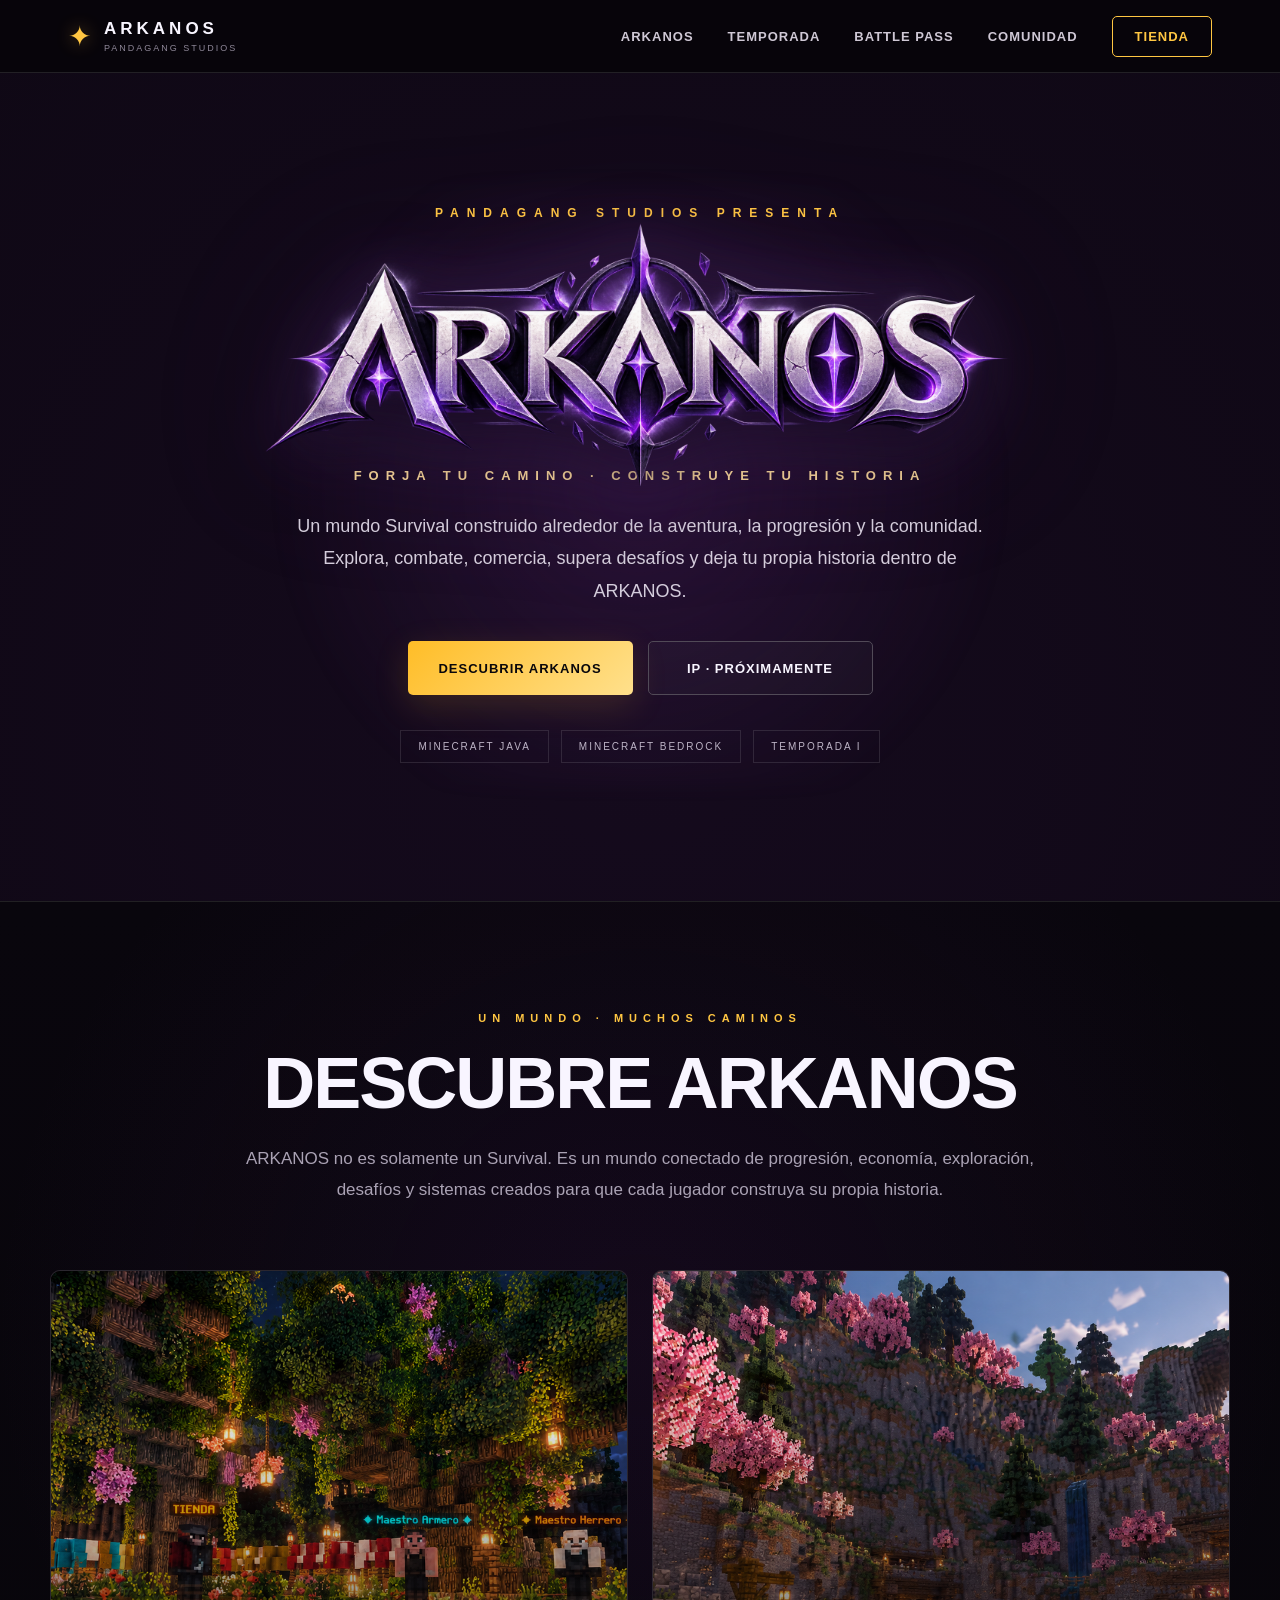
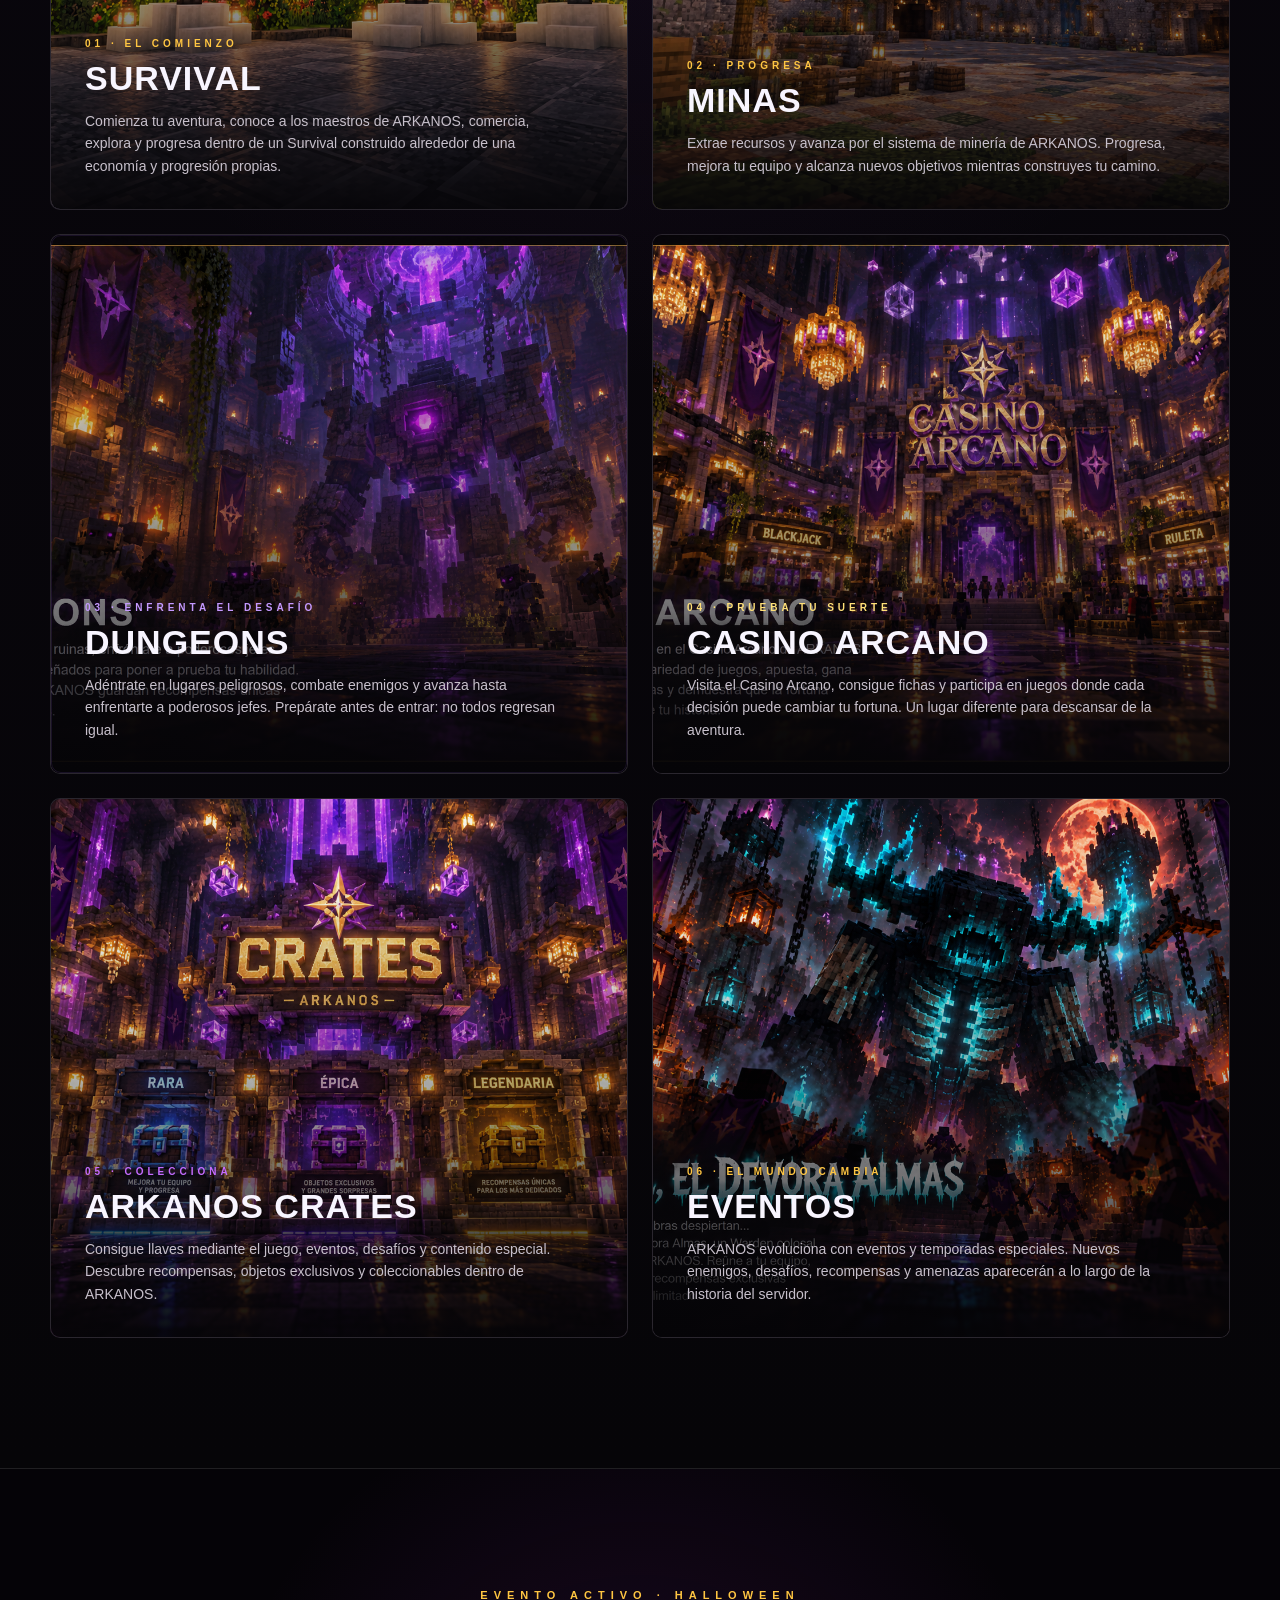
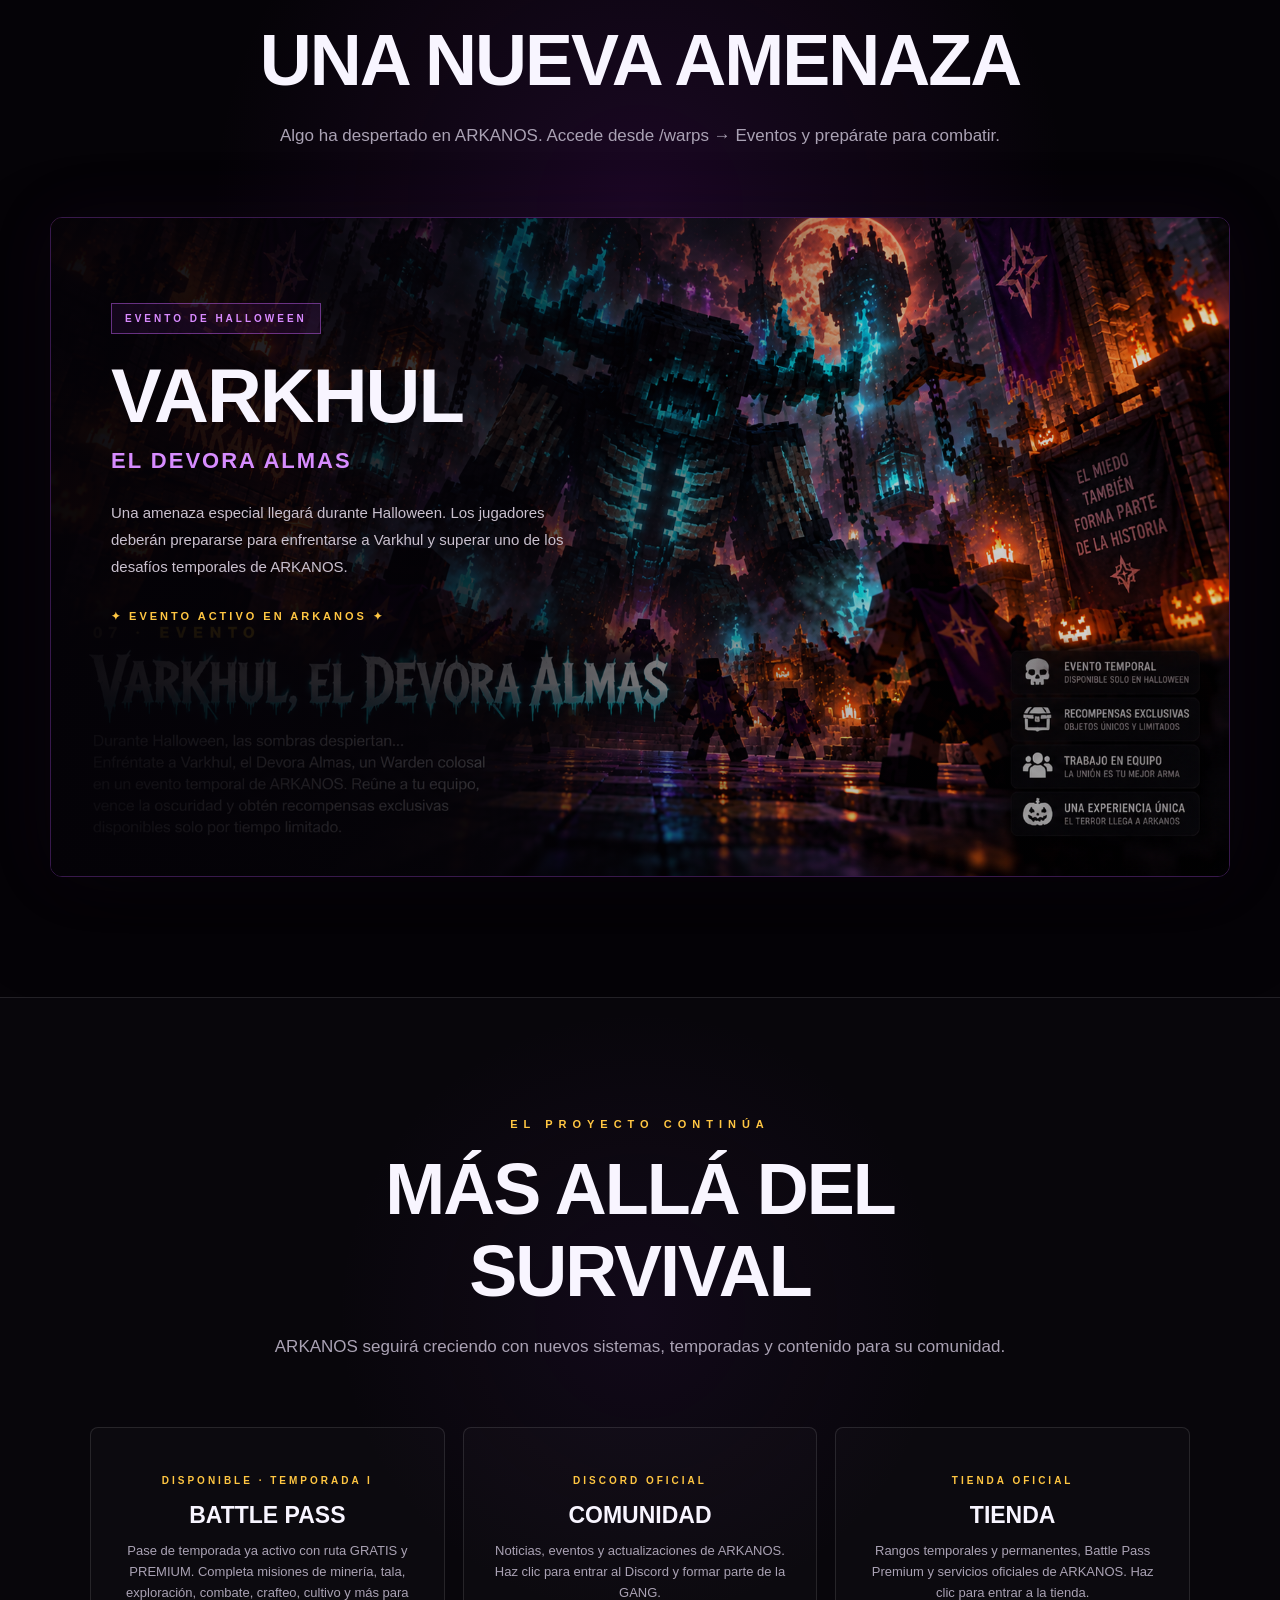
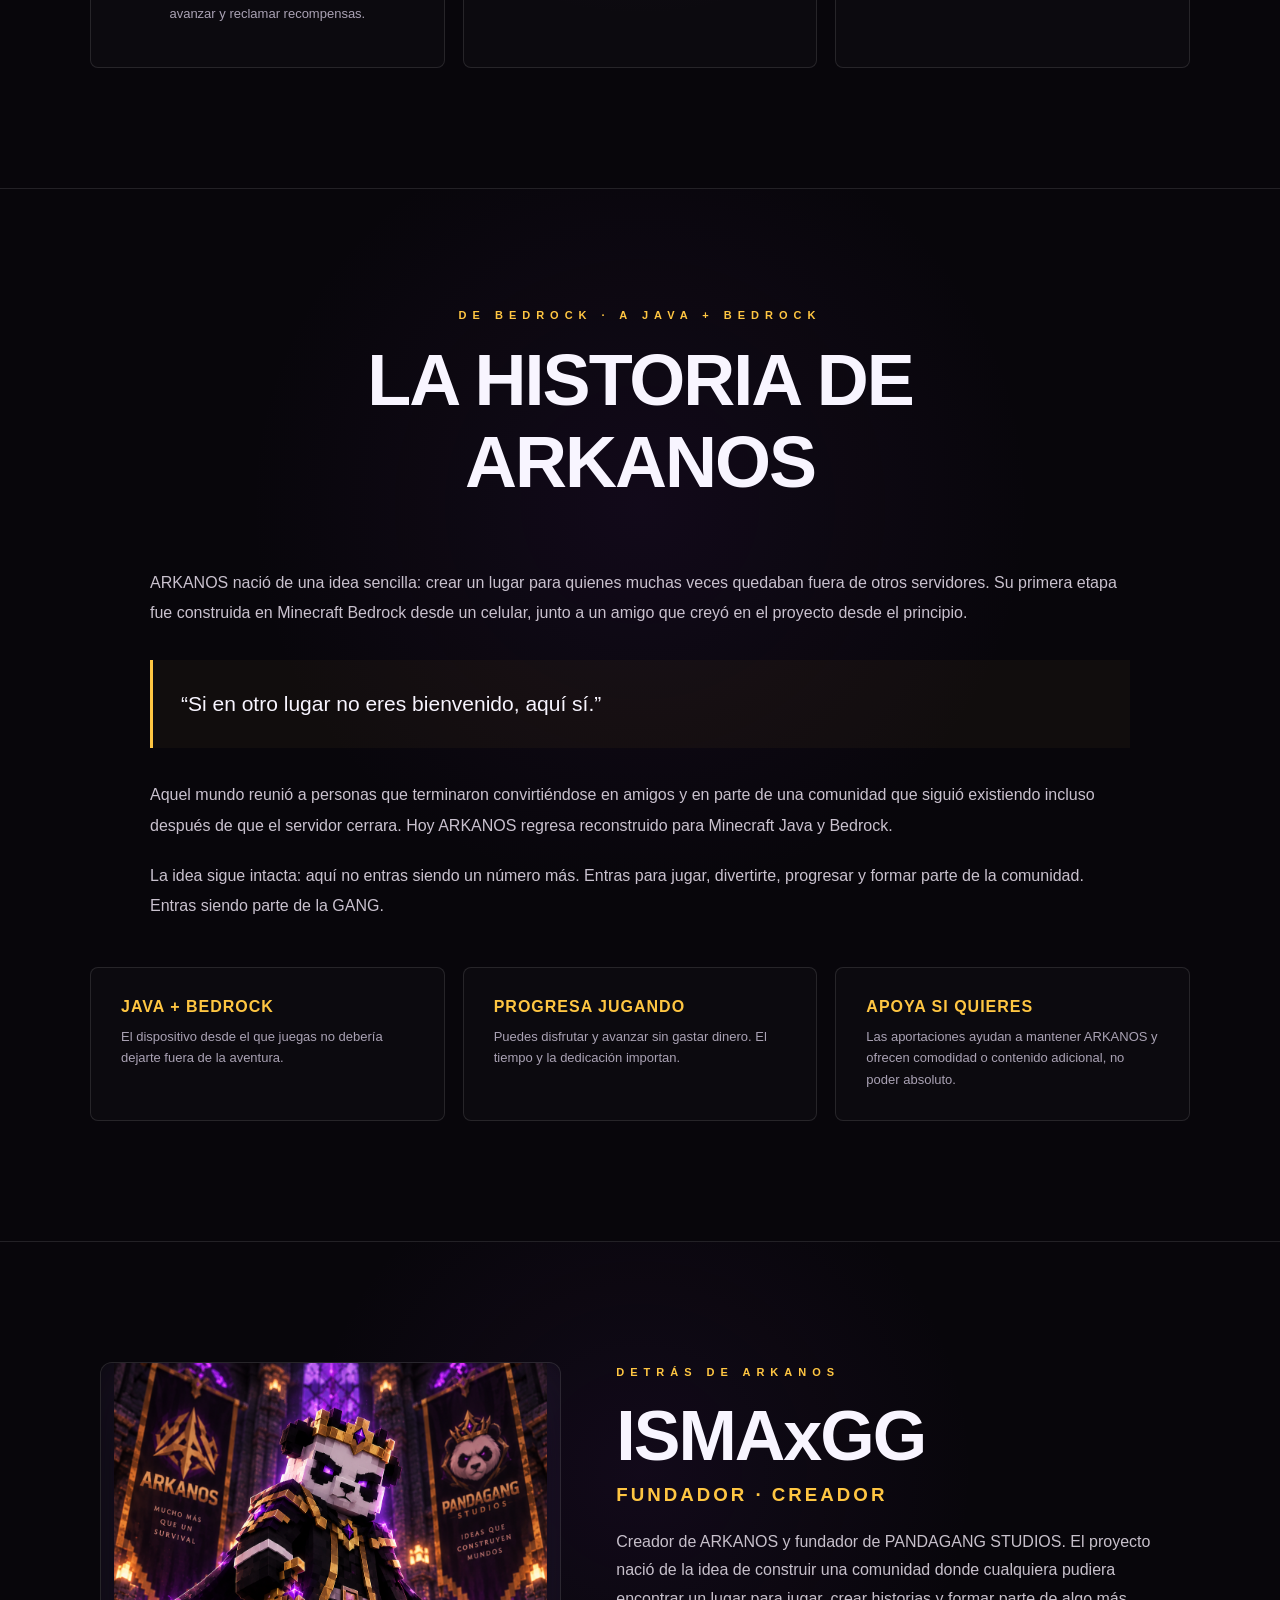
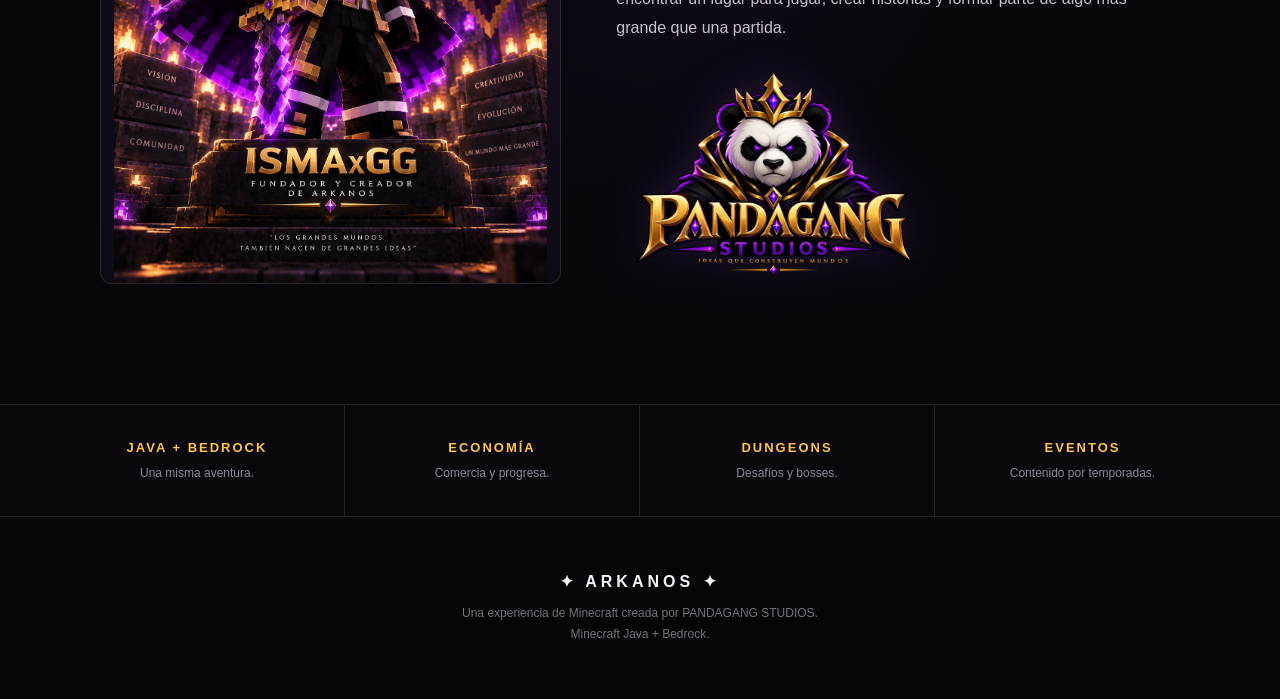
<file: index.html>
<!DOCTYPE html>
<html lang="es">
<head>
  <meta charset="UTF-8">
  <meta name="viewport" content="width=device-width, initial-scale=1.0">

  <title>ARKANOS | PANDAGANG STUDIOS</title>

  <meta
    name="description"
    content="ARKANOS es una experiencia Survival para Minecraft Java y Bedrock desarrollada por PANDAGANG STUDIOS."
  >

  <style>
    :root {
      --bg: #07050a;
      --bg-soft: #0d0812;
      --panel: #100b16;
      --purple: #a66cff;
      --purple-soft: #d9c3ff;
      --gold: #ffc642;
      --gold-light: #ffe099;
      --white: #f8f5ff;
      --muted: #aaa2b4;
      --border: rgba(255,255,255,.11);
    }

    * {
      box-sizing: border-box;
      margin: 0;
      padding: 0;
    }

    html {
      scroll-behavior: smooth;
    }

    body {
      background:
        radial-gradient(circle at 50% 10%, rgba(93,38,128,.16), transparent 35%),
        var(--bg);
      color: var(--white);
      font-family: Arial, Helvetica, sans-serif;
      overflow-x: hidden;
    }

    a {
      color: inherit;
      text-decoration: none;
    }

    /* =========================
       NAVEGACIÓN
    ========================= */

    header {
      position: sticky;
      top: 0;
      z-index: 100;
      background: rgba(7,5,10,.92);
      backdrop-filter: blur(14px);
      border-bottom: 1px solid var(--border);
    }

    .nav {
      max-width: 1200px;
      height: 72px;
      margin: auto;
      padding: 0 28px;
      display: flex;
      align-items: center;
      justify-content: space-between;
    }

    .brand {
      display: flex;
      align-items: center;
      gap: 13px;
    }

    .brand-star {
      color: var(--gold);
      font-size: 28px;
      text-shadow: 0 0 18px rgba(255,198,66,.45);
    }

    .brand-text strong {
      display: block;
      letter-spacing: 4px;
      font-size: 17px;
    }

    .brand-text span {
      display: block;
      margin-top: 4px;
      color: #8f8798;
      font-size: 9px;
      letter-spacing: 2px;
    }

    nav {
      display: flex;
      align-items: center;
      gap: 34px;
      font-size: 13px;
      font-weight: 800;
      letter-spacing: 1px;
    }

    nav a {
      color: #cfc8d5;
      transition: .25s;
    }

    nav a:hover {
      color: var(--gold);
    }

    .shop-button {
      border: 1px solid var(--gold);
      color: var(--gold);
      padding: 12px 22px;
      border-radius: 5px;
    }

    /* =========================
       PORTADA
    ========================= */

    .hero {
      min-height: calc(100vh - 72px);
      display: flex;
      align-items: center;
      justify-content: center;
      text-align: center;
      padding: 65px 24px 70px;
      position: relative;
      overflow: hidden;
    }

    .hero::before {
      content: "";
      position: absolute;
      width: 900px;
      height: 600px;
      background:
        radial-gradient(
          circle,
          rgba(112,46,145,.23),
          transparent 68%
        );
      filter: blur(10px);
      pointer-events: none;
    }

    .hero-content {
      position: relative;
      z-index: 2;
      max-width: 1100px;
      width: 100%;
    }

    .studio {
      color: var(--gold);
      letter-spacing: 8px;
      font-weight: 900;
      font-size: 12px;
      margin-bottom: 15px;
    }

    .arkanos-logo {
      display: block;
      width: min(820px, 92vw);
      max-height: 360px;
      height: auto;
      object-fit: contain;
      margin: -15px auto -25px;
      filter:
        drop-shadow(0 15px 35px rgba(0,0,0,.65))
        drop-shadow(0 0 28px rgba(145,75,210,.25))
        drop-shadow(0 0 70px rgba(112,46,145,.15));
      transition: transform .45s ease, filter .45s ease;
    }

    .arkanos-logo:hover {
      transform: scale(1.015);
      filter:
        drop-shadow(0 18px 40px rgba(0,0,0,.7))
        drop-shadow(0 0 34px rgba(166,108,255,.35))
        drop-shadow(0 0 85px rgba(112,46,145,.20));
    }

    .slogan {
      color: var(--gold-light);
      letter-spacing: 7px;
      font-size: 13px;
      font-weight: 900;
    }

    .hero-description {
      max-width: 720px;
      margin: 27px auto 0;
      color: #d5cedc;
      font-size: 18px;
      line-height: 1.8;
    }

    .hero-buttons {
      margin-top: 34px;
      display: flex;
      justify-content: center;
      gap: 15px;
      flex-wrap: wrap;
    }

    .btn {
      display: inline-flex;
      justify-content: center;
      align-items: center;
      min-width: 225px;
      height: 54px;
      padding: 0 26px;
      border-radius: 5px;
      font-size: 13px;
      font-weight: 900;
      letter-spacing: 1px;
      transition: .25s;
    }

    .btn-primary {
      color: #09070b;
      background: linear-gradient(135deg,#ffbd27,#ffe08c);
      box-shadow: 0 10px 35px rgba(255,190,39,.15);
    }

    .btn-primary:hover {
      transform: translateY(-3px);
      box-shadow: 0 15px 45px rgba(255,190,39,.25);
    }

    .btn-secondary {
      border: 1px solid #514a57;
      background: rgba(255,255,255,.025);
    }

    .platforms {
      display: flex;
      justify-content: center;
      flex-wrap: wrap;
      gap: 12px;
      margin-top: 35px;
    }

    .platform {
      border: 1px solid var(--border);
      padding: 10px 17px;
      color: #bdb4c6;
      font-size: 10px;
      letter-spacing: 2px;
    }

    /* =========================
       DESCUBRE ARKANOS
    ========================= */

    .discover {
      padding: 110px 24px 130px;
      border-top: 1px solid var(--border);
      background:
        radial-gradient(circle at 50% 20%, rgba(89,32,120,.14), transparent 35%),
        linear-gradient(180deg,#09060d 0%,#060508 100%);
    }

    .section-header {
      max-width: 850px;
      margin: 0 auto 65px;
      text-align: center;
    }

    .eyebrow {
      color: var(--gold);
      font-size: 11px;
      font-weight: 900;
      letter-spacing: 6px;
      margin-bottom: 18px;
    }

    .section-header h2 {
      font-size: clamp(40px,7vw,72px);
      letter-spacing: -2px;
      margin-bottom: 20px;
    }

    .section-header p {
      color: var(--muted);
      line-height: 1.8;
      font-size: 17px;
    }

    .world-grid {
      max-width: 1180px;
      margin: auto;
      display: grid;
      grid-template-columns: repeat(2,1fr);
      gap: 24px;
    }

    .world-card {
      min-height: 540px;
      position: relative;
      overflow: hidden;
      border-radius: 10px;
      border: 1px solid var(--border);
      background: #100b14;
      isolation: isolate;
    }

    .world-card img {
      width: 100%;
      height: 100%;
      position: absolute;
      inset: 0;
      object-fit: cover;
      transition: transform .7s ease;
      z-index: -3;
    }

    .world-card::before {
      content: "";
      position: absolute;
      inset: 0;
      background:
        linear-gradient(
          180deg,
          rgba(5,4,7,.03) 15%,
          rgba(5,4,7,.28) 50%,
          rgba(5,4,7,.96) 100%
        );
      z-index: -2;
    }

    .world-card::after {
      content: "";
      position: absolute;
      inset: 0;
      border: 1px solid transparent;
      border-radius: inherit;
      transition: .3s;
      pointer-events: none;
    }

    .world-card:hover img {
      transform: scale(1.045);
    }

    .world-card:hover::after {
      border-color: rgba(255,198,66,.45);
      box-shadow: inset 0 0 50px rgba(255,198,66,.04);
    }

    .world-info {
      position: absolute;
      left: 34px;
      right: 34px;
      bottom: 32px;
    }

    .world-number {
      color: var(--gold);
      font-size: 10px;
      letter-spacing: 4px;
      font-weight: 900;
    }

    .world-info h3 {
      margin-top: 10px;
      font-size: 34px;
      letter-spacing: 1px;
    }

    .world-info p {
      margin-top: 12px;
      max-width: 490px;
      color: #c7c0cb;
      line-height: 1.6;
      font-size: 14px;
    }

    /* DUNGEON */

    .dungeon-card::after {
      border-color: rgba(166,108,255,.12);
    }

    .dungeon-card .world-number {
      color: #c499ff;
    }

    /* CASINO */

    .casino-card .world-number {
      color: #ffe078;
    }

    /* CRATES */

    .crates-card .world-number {
      color: #c56cff;
    }

    /* =========================
       EVENTO HALLOWEEN
    ========================= */

    .event-section {
      padding: 120px 24px;
      position: relative;
      overflow: hidden;
      border-top: 1px solid var(--border);
      background:
        radial-gradient(circle at 50% 30%, rgba(108,28,140,.22), transparent 42%),
        #050307;
    }

    .event-container {
      max-width: 1180px;
      margin: auto;
    }

    .event-card {
      min-height: 660px;
      position: relative;
      overflow: hidden;
      border: 1px solid rgba(186,84,255,.28);
      border-radius: 12px;
      isolation: isolate;
      box-shadow:
        0 35px 90px rgba(0,0,0,.45),
        0 0 70px rgba(111,32,145,.08);
    }

    .event-card img {
      position: absolute;
      inset: 0;
      width: 100%;
      height: 100%;
      object-fit: cover;
      z-index: -3;
      transition: transform 1s ease;
    }

    .event-card:hover img {
      transform: scale(1.025);
    }

    .event-card::before {
      content: "";
      position: absolute;
      inset: 0;
      background:
        linear-gradient(
          90deg,
          rgba(4,2,7,.97) 0%,
          rgba(4,2,7,.80) 35%,
          rgba(4,2,7,.22) 70%,
          rgba(4,2,7,.15) 100%
        );
      z-index: -2;
    }

    .event-content {
      width: 52%;
      padding: 85px 60px;
    }

    .event-tag {
      display: inline-block;
      padding: 9px 13px;
      border: 1px solid rgba(205,102,255,.45);
      color: #d98aff;
      background: rgba(117,34,151,.14);
      font-size: 10px;
      font-weight: 900;
      letter-spacing: 3px;
      margin-bottom: 25px;
    }

    .event-content h2 {
      font-size: clamp(42px,6vw,76px);
      line-height: .98;
      letter-spacing: -2px;
    }

    .event-content h3 {
      color: #d78cff;
      margin-top: 15px;
      font-size: 22px;
      letter-spacing: 2px;
    }

    .event-content p {
      color: #c9c0ce;
      max-width: 500px;
      margin-top: 25px;
      line-height: 1.8;
      font-size: 15px;
    }

    .event-status {
      margin-top: 30px;
      color: var(--gold);
      font-size: 11px;
      letter-spacing: 3px;
      font-weight: 900;
    }

    /* =========================
       PRÓXIMAMENTE
    ========================= */

    .coming {
      padding: 120px 24px;
      border-top: 1px solid var(--border);
      text-align: center;
      background:
        radial-gradient(circle at 50% 40%, rgba(86,32,120,.13), transparent 38%),
        #08060b;
    }

    .coming-grid {
      max-width: 1100px;
      margin: 55px auto 0;
      display: grid;
      grid-template-columns: repeat(3,1fr);
      gap: 18px;
    }

    .coming-card {
      padding: 42px 25px;
      border: 1px solid var(--border);
      background: rgba(255,255,255,.018);
      border-radius: 8px;
      transition: .3s;
    }

    .coming-card:hover {
      transform: translateY(-5px);
      border-color: rgba(255,198,66,.35);
    }

    .coming-card span {
      color: var(--gold);
      font-size: 10px;
      letter-spacing: 3px;
      font-weight: 900;
    }

    .coming-card h3 {
      margin-top: 14px;
      font-size: 23px;
    }

    .coming-card p {
      color: var(--muted);
      margin-top: 12px;
      line-height: 1.6;
      font-size: 13px;
    }

    /* =========================
       FRANJA
    ========================= */

    .feature-strip {
      border-top: 1px solid var(--border);
      border-bottom: 1px solid var(--border);
      background: #09070c;
    }

    .feature-inner {
      max-width: 1180px;
      margin: auto;
      display: grid;
      grid-template-columns: repeat(4,1fr);
    }

    .feature {
      padding: 35px 25px;
      text-align: center;
      border-right: 1px solid var(--border);
    }

    .feature:last-child {
      border-right: none;
    }

    .feature strong {
      color: var(--gold);
      display: block;
      font-size: 13px;
      letter-spacing: 2px;
      margin-bottom: 8px;
    }

    .feature span {
      color: #8f8798;
      font-size: 12px;
    }

    /* =========================
       FOOTER
    ========================= */

    footer {
      padding: 55px 25px;
      text-align: center;
      background: #050407;
    }

    footer strong {
      letter-spacing: 4px;
    }

    footer p {
      margin-top: 12px;
      color: #77717d;
      font-size: 12px;
      line-height: 1.7;
    }


    .world-card { cursor: pointer; }
    .world-more {
      display:inline-block;
      margin-top:16px;
      color:var(--gold-light);
      font-size:10px;
      font-weight:900;
      letter-spacing:2px;
    }

    .story-section,
    .founder-section {
      padding:120px 24px;
      border-top:1px solid var(--border);
      background:
        radial-gradient(circle at 50% 30%,rgba(91,37,130,.12),transparent 40%),
        #08060b;
    }

    .story-wrap {
      max-width:980px;
      margin:auto;
      color:#c9c1ce;
      font-size:16px;
      line-height:1.9;
    }

    .story-wrap p + p { margin-top:20px; }

    .story-quote {
      margin:32px 0;
      padding:24px 28px;
      border-left:3px solid var(--gold);
      background:rgba(255,198,66,.035);
      color:var(--white);
      font-size:21px;
    }

    .principles {
      max-width:1100px;
      margin:45px auto 0;
      display:grid;
      grid-template-columns:repeat(3,1fr);
      gap:18px;
    }

    .principle {
      padding:30px;
      border:1px solid var(--border);
      border-radius:8px;
      background:rgba(255,255,255,.018);
    }

    .principle strong {
      display:block;
      color:var(--gold);
      margin-bottom:10px;
      letter-spacing:1px;
    }

    .principle p {
      color:var(--muted);
      line-height:1.65;
      font-size:13px;
    }

    .founder-wrap {
      max-width:1080px;
      margin:auto;
      display:grid;
      grid-template-columns:.9fr 1.1fr;
      gap:55px;
      align-items:center;
    }

    .founder-visual {
      min-height:520px;
      display:flex;
      align-items:center;
      justify-content:center;
      border:1px solid var(--border);
      border-radius:12px;
      overflow:hidden;
      background:
        radial-gradient(circle at 50% 45%,rgba(150,70,210,.20),transparent 60%),
        rgba(255,255,255,.015);
    }

    .founder-render {
      display:block;
      width:100%;
      height:520px;
      object-fit:contain;
      filter:
        drop-shadow(0 28px 34px rgba(0,0,0,.58))
        drop-shadow(0 0 30px rgba(166,108,255,.15));
    }

    .founder-copy h2 {
      font-size:clamp(42px,6vw,70px);
      letter-spacing:-2px;
    }

    .founder-copy h3 {
      color:var(--gold);
      margin:8px 0 22px;
      letter-spacing:3px;
    }

    .founder-copy p {
      color:#c7c0cb;
      line-height:1.8;
    }

    .studio-logo {
      display:block;
      max-width:390px;
      max-height:210px;
      object-fit:contain;
      margin-top:28px;
      filter:drop-shadow(0 0 24px rgba(166,108,255,.16));
    }

    .modal {
      display:none;
      position:fixed;
      inset:0;
      z-index:999;
      padding:24px;
      overflow:auto;
      background:rgba(2,1,4,.88);
      backdrop-filter:blur(9px);
    }

    .modal.open {
      display:flex;
      align-items:center;
      justify-content:center;
    }

    .modal-box {
      position:relative;
      width:min(760px,100%);
      max-height:90vh;
      overflow:auto;
      padding:42px;
      background:#0d0911;
      border:1px solid rgba(166,108,255,.32);
      border-radius:12px;
      box-shadow:0 30px 100px #000;
    }

    .modal-close {
      position:absolute;
      right:18px;
      top:12px;
      border:0;
      background:none;
      color:#aaa;
      font-size:30px;
      cursor:pointer;
    }

    .modal-box .tag {
      color:var(--gold);
      font-size:10px;
      font-weight:900;
      letter-spacing:3px;
    }

    .modal-box h2 {
      font-size:38px;
      margin:12px 0 18px;
    }

    .modal-box p {
      color:#c3bbc8;
      line-height:1.75;
      margin-top:12px;
    }

    .modal-box ul {
      margin:18px 0 0 20px;
      color:#c9c1ce;
      line-height:1.9;
    }

    .modal-box strong { color:var(--gold-light); }

    /* =========================
       RESPONSIVE
    ========================= */

    @media (max-width: 850px) {

      nav a:not(.shop-button) {
        display: none;
      }
      .world-grid {
        grid-template-columns: 1fr;
      }

      .world-card {
        min-height: 500px;
      }

      .event-card::before {
        background:
          linear-gradient(
            180deg,
            rgba(4,2,7,.15) 0%,
            rgba(4,2,7,.45) 45%,
            rgba(4,2,7,.97) 100%
          );
      }

      .event-content {
        width: 100%;
        padding: 330px 35px 45px;
      }

      .coming-grid {
        grid-template-columns: 1fr;
      }

      .principles,
      .founder-wrap {
        grid-template-columns: 1fr;
      }

      .founder-copy {
        text-align: center;
      }

      .studio-logo {
        margin-left: auto;
        margin-right: auto;
      }

      .feature-inner {
        grid-template-columns: repeat(2,1fr);
      }

      .feature:nth-child(2) {
        border-right: none;
      }

      .feature:nth-child(-n+2) {
        border-bottom: 1px solid var(--border);
      }

      .arkanos-logo {
        width: min(720px,96vw);
        margin: -5px auto -18px;
      }
    }

    @media (max-width: 520px) {

      .nav {
        padding: 0 18px;
      }

      .brand-text strong {
        font-size: 14px;
      }

      .brand-text span {
        font-size: 7px;
      }

      .shop-button {
        padding: 10px 14px;
      }

      .hero {
        padding-top: 55px;
      }

      .studio {
        letter-spacing: 4px;
        margin-bottom: 12px;
      }

      .arkanos-logo {
        width: 100%;
        margin: 0 auto -8px;
      }

      .slogan {
        letter-spacing: 3px;
        line-height: 1.8;
      }

      .hero-description {
        font-size: 15px;
      }

      .world-info {
        left: 23px;
        right: 23px;
        bottom: 24px;
      }

      .world-info h3 {
        font-size: 28px;
      }

      .event-content {
        padding: 300px 25px 35px;
      }
    }

  </style>
</head>

<body>

  <!-- NAVEGACIÓN -->

  <header>
    <div class="nav">

      <a href="#" class="brand">

        <div class="brand-star">✦</div>

        <div class="brand-text">
          <strong>ARKANOS</strong>
          <span>PANDAGANG STUDIOS</span>
        </div>

      </a>

      <nav>
        <a href="#arkanos">ARKANOS</a>
        <a href="#temporada">TEMPORADA</a>
        <a href="#battlepass">BATTLE PASS</a>
        <a href="#comunidad">COMUNIDAD</a>
        <a href="#tienda" class="shop-button">TIENDA</a>
      </nav>

    </div>
  </header>


  <main>

    <!-- PORTADA -->

    <section class="hero">

      <div class="hero-content">

        <div class="studio">
          PANDAGANG STUDIOS PRESENTA
        </div>

        <img
          src="assets/LOGO.png"
          alt="ARKANOS"
          class="arkanos-logo"
        >

        <div class="slogan">
          FORJA TU CAMINO · CONSTRUYE TU HISTORIA
        </div>

        <p class="hero-description">
          Un mundo Survival construido alrededor de la aventura,
          la progresión y la comunidad.
          Explora, combate, comercia, supera desafíos y deja
          tu propia historia dentro de ARKANOS.
        </p>

        <div class="hero-buttons">

          <a href="#arkanos" class="btn btn-primary">
            DESCUBRIR ARKANOS
          </a>

          <span class="btn btn-secondary">
            IP · PRÓXIMAMENTE
          </span>

        </div>

        <div class="platforms">
          <span class="platform">MINECRAFT JAVA</span>
          <span class="platform">MINECRAFT BEDROCK</span>
          <span class="platform">TEMPORADA I</span>
        </div>

      </div>

    </section>


    <!-- DESCUBRE ARKANOS -->

    <section class="discover" id="arkanos">

      <div class="section-header">

        <div class="eyebrow">
          UN MUNDO · MUCHOS CAMINOS
        </div>

        <h2>DESCUBRE ARKANOS</h2>

        <p>
          ARKANOS no es solamente un Survival. Es un mundo conectado
          de progresión, economía, exploración, desafíos y sistemas
          creados para que cada jugador construya su propia historia.
        </p>

      </div>


      <div class="world-grid">


        <!-- SURVIVAL -->

        <article class="world-card" onclick="openInfo('survival')">

          <img
            src="assets/lobby.png"
            alt="Survival de ARKANOS"
            loading="lazy"
          >

          <div class="world-info">

            <div class="world-number">
              01 · EL COMIENZO
            </div>

            <h3>SURVIVAL</h3>

            <p>
              Comienza tu aventura, conoce a los maestros de ARKANOS,
              comercia, explora y progresa dentro de un Survival
              construido alrededor de una economía y progresión propias.
            </p>

          </div>

        </article>


        <!-- MINAS -->

        <article class="world-card" onclick="openInfo('minas')">

          <img
            src="assets/minas.png"
            alt="Minas de ARKANOS"
            loading="lazy"
          >

          <div class="world-info">

            <div class="world-number">
              02 · PROGRESA
            </div>

            <h3>MINAS</h3>

            <p>
              Extrae recursos y avanza por el sistema de minería
              de ARKANOS. Progresa, mejora tu equipo y alcanza
              nuevos objetivos mientras construyes tu camino.
            </p>

          </div>

        </article>


        <!-- DUNGEON -->

        <article class="world-card dungeon-card" onclick="openInfo('dungeon')">

          <img
            src="assets/Dungeon.png"
            alt="Dungeon de ARKANOS"
            loading="lazy"
          >

          <div class="world-info">

            <div class="world-number">
              03 · ENFRENTA EL DESAFÍO
            </div>

            <h3>DUNGEONS</h3>

            <p>
              Adéntrate en lugares peligrosos, combate enemigos
              y avanza hasta enfrentarte a poderosos jefes.
              Prepárate antes de entrar: no todos regresan igual.
            </p>

          </div>

        </article>


        <!-- CASINO -->

        <article class="world-card casino-card" onclick="openInfo('casino')">

          <img
            src="assets/Casino.png"
            alt="Casino Arcano"
            loading="lazy"
          >

          <div class="world-info">

            <div class="world-number">
              04 · PRUEBA TU SUERTE
            </div>

            <h3>CASINO ARCANO</h3>

            <p>
              Visita el Casino Arcano, consigue fichas y participa
              en juegos donde cada decisión puede cambiar tu fortuna.
              Un lugar diferente para descansar de la aventura.
            </p>

          </div>

        </article>


        <!-- CRATES -->

        <article class="world-card crates-card" onclick="openInfo('crates')">

          <img
            src="assets/Crates.png"
            alt="Crates de ARKANOS"
            loading="lazy"
          >

          <div class="world-info">

            <div class="world-number">
              05 · COLECCIONA
            </div>

            <h3>ARKANOS CRATES</h3>

            <p>
              Consigue llaves mediante el juego, eventos, desafíos
              y contenido especial. Descubre recompensas, objetos
              exclusivos y coleccionables dentro de ARKANOS.
            </p>

          </div>

        </article>


        <!-- EVENTOS -->

        <article class="world-card" onclick="openInfo('eventos')">

          <img
            src="assets/Evento.png"
            alt="Eventos especiales de ARKANOS"
            loading="lazy"
          >

          <div class="world-info">

            <div class="world-number">
              06 · EL MUNDO CAMBIA
            </div>

            <h3>EVENTOS</h3>

            <p>
              ARKANOS evoluciona con eventos y temporadas especiales.
              Nuevos enemigos, desafíos, recompensas y amenazas
              aparecerán a lo largo de la historia del servidor.
            </p>

          </div>

        </article>

      </div>

    </section>


    <!-- EVENTO HALLOWEEN -->

    <section class="event-section" id="temporada">

      <div class="event-container">

        <div class="section-header">

          <div class="eyebrow">
            EVENTO ACTIVO · HALLOWEEN
          </div>

          <h2>UNA NUEVA AMENAZA</h2>

          <p>
            Algo ha despertado en ARKANOS. Accede desde /warps → Eventos y prepárate para combatir.
          </p>

        </div>


        <div class="event-card">

          <img
            src="assets/Evento.png"
            alt="Varkhul, el Devora Almas"
            loading="lazy"
          >

          <div class="event-content">

            <div class="event-tag">
              EVENTO DE HALLOWEEN
            </div>

            <h2>VARKHUL</h2>

            <h3>EL DEVORA ALMAS</h3>

            <p>
              Una amenaza especial llegará durante Halloween.
              Los jugadores deberán prepararse para enfrentarse
              a Varkhul y superar uno de los desafíos temporales
              de ARKANOS.
            </p>

            <div class="event-status">
              ✦ EVENTO ACTIVO EN ARKANOS ✦
            </div>

          </div>

        </div>

      </div>

    </section>


    <!-- PRÓXIMAS SECCIONES -->

    <section class="coming">

      <div class="section-header">

        <div class="eyebrow">
          EL PROYECTO CONTINÚA
        </div>

        <h2>MÁS ALLÁ DEL SURVIVAL</h2>

        <p>
          ARKANOS seguirá creciendo con nuevos sistemas,
          temporadas y contenido para su comunidad.
        </p>

      </div>


      <div class="coming-grid">

        <div class="coming-card" id="battlepass">
          <span>DISPONIBLE · TEMPORADA I</span>
          <h3>BATTLE PASS</h3>
          <p>
            Pase de temporada ya activo con ruta GRATIS y PREMIUM.
            Completa misiones de minería, tala, exploración, combate,
            crafteo, cultivo y más para avanzar y reclamar recompensas.
          </p>
        </div>


        <a class="coming-card" id="comunidad"
           href="https://discord.gg/63b8Gk6kn2"
           target="_blank"
           rel="noopener noreferrer"
           style="display:block;text-decoration:none;color:inherit;cursor:pointer;">
          <span>DISCORD OFICIAL</span>
          <h3>COMUNIDAD</h3>
          <p>
            Noticias, eventos y actualizaciones de ARKANOS.
            Haz clic para entrar al Discord y formar parte de la GANG.
          </p>
        </a>


        <a class="coming-card" id="tienda"
   href="tienda.html"
   style="display:block;text-decoration:none;color:inherit;cursor:pointer;">

  <span>TIENDA OFICIAL</span>

  <h3>TIENDA</h3>

  <p>
    Rangos temporales y permanentes, Battle Pass Premium
    y servicios oficiales de ARKANOS.
    Haz clic para entrar a la tienda.
  </p>

</a>

      </div>

    </section>



    <!-- HISTORIA -->

    <section class="story-section" id="historia">

      <div class="section-header">

        <div class="eyebrow">
          DE BEDROCK · A JAVA + BEDROCK
        </div>

        <h2>LA HISTORIA DE ARKANOS</h2>

      </div>

      <div class="story-wrap">

        <p>
          ARKANOS nació de una idea sencilla: crear un lugar para quienes
          muchas veces quedaban fuera de otros servidores. Su primera etapa
          fue construida en Minecraft Bedrock desde un celular, junto a un
          amigo que creyó en el proyecto desde el principio.
        </p>

        <div class="story-quote">
          “Si en otro lugar no eres bienvenido, aquí sí.”
        </div>

        <p>
          Aquel mundo reunió a personas que terminaron convirtiéndose en
          amigos y en parte de una comunidad que siguió existiendo incluso
          después de que el servidor cerrara. Hoy ARKANOS regresa reconstruido
          para Minecraft Java y Bedrock.
        </p>

        <p>
          La idea sigue intacta: aquí no entras siendo un número más.
          Entras para jugar, divertirte, progresar y formar parte de la
          comunidad. Entras siendo parte de la GANG.
        </p>

      </div>

      <div class="principles">

        <div class="principle">
          <strong>JAVA + BEDROCK</strong>
          <p>El dispositivo desde el que juegas no debería dejarte fuera de la aventura.</p>
        </div>

        <div class="principle">
          <strong>PROGRESA JUGANDO</strong>
          <p>Puedes disfrutar y avanzar sin gastar dinero. El tiempo y la dedicación importan.</p>
        </div>

        <div class="principle">
          <strong>APOYA SI QUIERES</strong>
          <p>Las aportaciones ayudan a mantener ARKANOS y ofrecen comodidad o contenido adicional, no poder absoluto.</p>
        </div>

      </div>

    </section>


    <!-- FUNDADOR -->

    <section class="founder-section" id="fundador">

      <div class="founder-wrap">

        <div class="founder-visual">

          <img
            src="assets/ISMAxGG.png"
            alt="ISMAxGG, fundador de ARKANOS"
            class="founder-render"
            loading="lazy"
          >

        </div>

        <div class="founder-copy">

          <div class="eyebrow">
            DETRÁS DE ARKANOS
          </div>

          <h2>ISMAxGG</h2>

          <h3>FUNDADOR · CREADOR</h3>

          <p>
            Creador de ARKANOS y fundador de PANDAGANG STUDIOS.
            El proyecto nació de la idea de construir una comunidad
            donde cualquiera pudiera encontrar un lugar para jugar,
            crear historias y formar parte de algo más grande que una partida.
          </p>

          <img
            src="assets/PANDAGANGFINAL.png"
            alt="PANDAGANG STUDIOS"
            class="studio-logo"
            loading="lazy"
          >

        </div>

      </div>

    </section>


    <!-- CARACTERÍSTICAS -->

    <section class="feature-strip">

      <div class="feature-inner">

        <div class="feature">
          <strong>JAVA + BEDROCK</strong>
          <span>Una misma aventura.</span>
        </div>

        <div class="feature">
          <strong>ECONOMÍA</strong>
          <span>Comercia y progresa.</span>
        </div>

        <div class="feature">
          <strong>DUNGEONS</strong>
          <span>Desafíos y bosses.</span>
        </div>

        <div class="feature">
          <strong>EVENTOS</strong>
          <span>Contenido por temporadas.</span>
        </div>

      </div>

    </section>

  </main>


  <!-- FOOTER -->

  <footer>

    <strong>✦ ARKANOS ✦</strong>

    <p>
      Una experiencia de Minecraft creada por PANDAGANG STUDIOS.<br>
      Minecraft Java + Bedrock.
    </p>

  </footer>


  <div class="modal" id="infoModal">

    <div class="modal-box">

      <button class="modal-close" onclick="closeInfo()">×</button>

      <div id="infoContent"></div>

    </div>

  </div>

  <script>
    const info = {

      survival: `
        <span class="tag">01 · EL COMIENZO</span>
        <h2>SURVIVAL</h2>
        <p>La base sigue siendo Minecraft Survival, pero ARKANOS añade sistemas propios para que el mundo tenga actividad y progresión.</p>
        <ul>
          <li>Eventos aleatorios con monstruos personalizados, nombre, vida y daño propios.</li>
          <li>Drops especiales para tradeos y progresión.</li>
          <li>Misiones del Pase de Temporada: talar, minar, explorar, combatir, craftear, cultivar y cosechar.</li>
          <li>Equipo y picos personalizados, economía, parcelas y tradeos especiales.</li>
          <li>Usa <strong>/warps</strong> para acceder al Lobby, Dungeon, Minas, Casino, Parcelas, Crates y Eventos.</li>
        </ul>
      `,

      minas: `
        <span class="tag">02 · PROGRESA</span>
        <h2>MINAS</h2>
        <p>ARKANOS cuenta con tres minas progresivas, cada una con diferentes cantidades y tipos de recursos.</p>
        <ul>
          <li><strong>Mina I:</strong> acceso libre.</li>
          <li><strong>Mina II y III:</strong> desbloqueo único con Arcas obtenidas dentro del juego.</li>
          <li>Cada mina posee un bloque personalizado que puede entregar fragmentos especiales.</li>
          <li>Los fragmentos se intercambian en el Lobby para conseguir picos mejores, encantamientos potentes y habilidades custom.</li>
        </ul>
        <p>Acceso: <strong>/warps → Minas</strong>.</p>
      `,

      dungeon: `
        <span class="tag">03 · ENFRENTA EL DESAFÍO</span>
        <h2>DUNGEON I</h2>
        <p>La dificultad aumenta conforme desciendes. Las hordas aparecen durante el recorrido y al final espera el <strong>Centinela Ancestral</strong>.</p>
        <ul>
          <li>No pierdes tu inventario dentro de la Dungeon.</li>
          <li>Los mobs entregan Monedas Élite directamente a quien realiza la baja.</li>
          <li>Las monedas permiten obtener el Kit de las Profundidades.</li>
          <li>El Centinela entrega Moneda Élite Mayor y el reparto considera la contribución de daño.</li>
          <li>Tras vencer al jefe hay 10 segundos antes del regreso automático al Lobby.</li>
        </ul>
        <p>Acceso: <strong>/warps → Dungeon</strong>. Más Dungeons llegarán en futuras actualizaciones.</p>
      `,

      casino: `
        <span class="tag">04 · PRUEBA TU SUERTE</span>
        <h2>CASINO ARCANO</h2>
        <p>El Banco del Casino cambia tus Arcas por <strong>Fichas Arcanas</strong>, la moneda utilizada en sus juegos.</p>
        <ul>
          <li>Varias ruletas con apuestas de 5 a 25 fichas: rojo, negro, verde o número exacto.</li>
          <li>Máquinas de premios basadas en combinaciones de símbolos.</li>
          <li>Tres Estrellas del Nether representan el premio mayor de las máquinas.</li>
          <li>Las ganancias se reciben en fichas y el cambio de fichas a Arcas aplica una comisión.</li>
        </ul>
        <p>Acceso: <strong>/warps → Casino</strong>.</p>
      `,

      crates: `
        <span class="tag">05 · COLECCIONA</span>
        <h2>ARKANOS CRATES</h2>
        <p>Cada caja está identificada por su holograma y utiliza su propia llave.</p>
        <ul>
          <li>Packs y objetos exclusivos.</li>
          <li>Cosméticos visuales.</li>
          <li>Arcas, materiales y objetos variados.</li>
          <li>Llaves adicionales.</li>
          <li>Ítems especiales de colección que recibirán nuevos tradeos.</li>
        </ul>
        <p>Acceso: <strong>/warps → Crates</strong>. Los nombres definitivos de las cuatro cajas se añadirán cuando queden confirmados.</p>
      `,

      eventos: `
        <span class="tag">06 · EVENTO ACTIVO · HALLOWEEN</span>
        <h2>VARKHUL, EL DEVORA ALMAS</h2>
        <p>El evento de Halloween ya está activo. Entra a la zona de Eventos y enfréntate a Varkhul junto a la comunidad.</p>
        <ul>
          <li>Accede mediante <strong>/warps → Eventos</strong>.</li>
          <li>El sistema registra la contribución de daño de los participantes.</li>
          <li>El Top 1, 2 y 3 recibe las recompensas principales según su contribución.</li>
          <li>Los demás participantes también reciben una recompensa acorde a su participación.</li>
          <li>Entre los premios puede haber llaves, Arcas y objetos especiales.</li>
        </ul>
        <p>Prepárate antes de entrar: Varkhul es una amenaza especial de temporada.</p>
      `

    };

    function openInfo(id) {
      document.getElementById("infoContent").innerHTML = info[id];
      document.getElementById("infoModal").classList.add("open");
      document.body.style.overflow = "hidden";
    }

    function closeInfo() {
      document.getElementById("infoModal").classList.remove("open");
      document.body.style.overflow = "";
    }

    document.getElementById("infoModal").addEventListener("click", function(e) {
      if (e.target.id === "infoModal") closeInfo();
    });

    document.addEventListener("keydown", function(e) {
      if (e.key === "Escape") closeInfo();
    });
  </script>

</body>
</html>
</file>
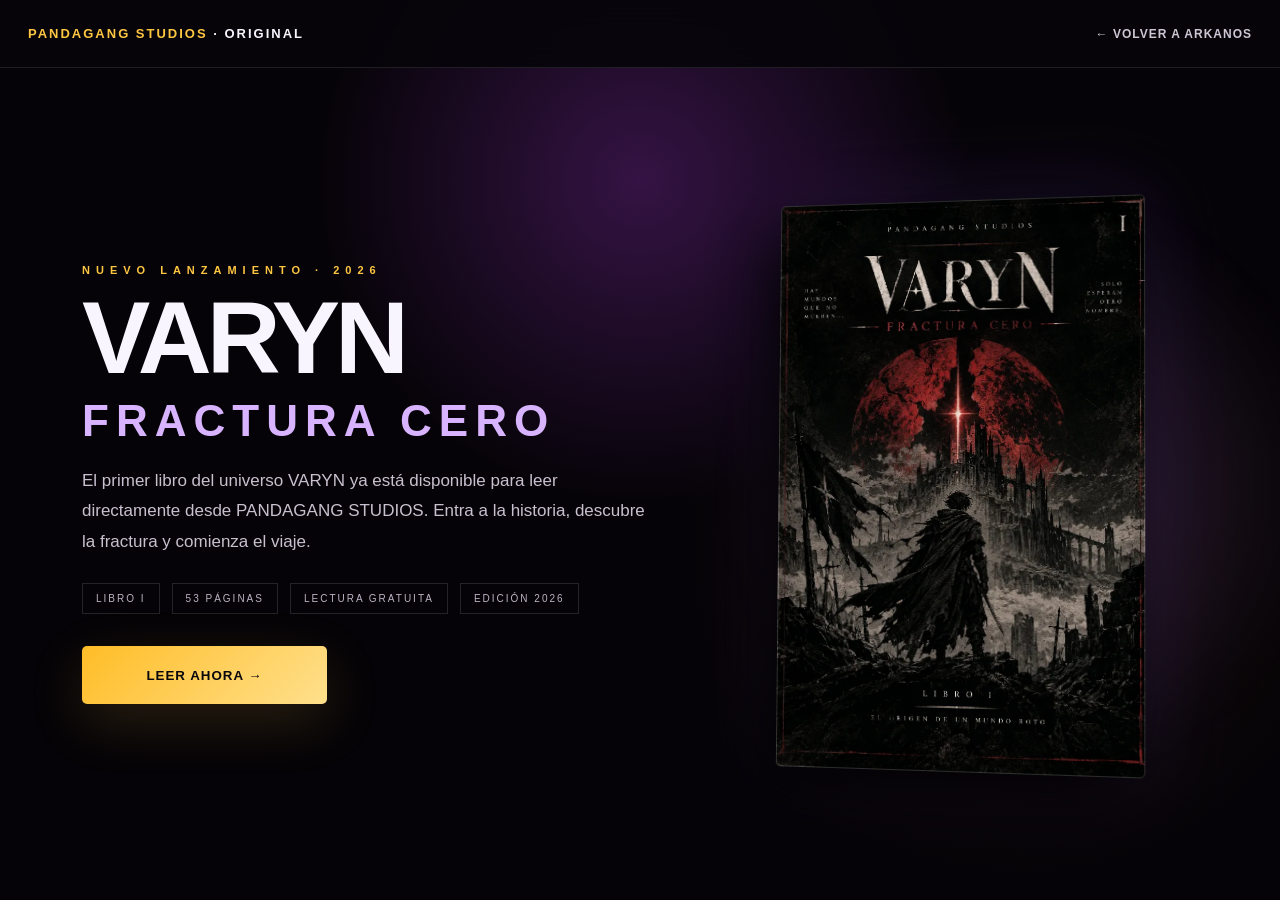
<file: varyn/index.html>
<!doctype html><html lang="es"><head><meta charset="utf-8"><meta name="viewport" content="width=device-width,initial-scale=1"><title>VARYN: FRACTURA CERO | PANDAGANG STUDIOS</title><meta name="theme-color" content="#07050a"><style>*{box-sizing:border-box}html,body{margin:0;min-height:100%;background:#050307;color:#f8f5ff;font-family:Arial,Helvetica,sans-serif}body{overflow-x:hidden;background:radial-gradient(circle at 50% 20%,#351344 0,transparent 34%),radial-gradient(circle at 80% 60%,#38250b55 0,transparent 30%),#050307}.top{height:68px;display:flex;align-items:center;justify-content:space-between;padding:0 28px;border-bottom:1px solid #ffffff1a;background:#07050ae8;backdrop-filter:blur(16px);position:sticky;top:0;z-index:20}.brand{font-weight:900;letter-spacing:2px;font-size:13px}.brand span{color:#ffc642}.back{color:#cfc6d5;text-decoration:none;font-size:12px;font-weight:800;letter-spacing:1px}.launch{min-height:calc(100vh - 68px);display:grid;grid-template-columns:minmax(300px,1fr) minmax(280px,480px);align-items:center;gap:70px;max-width:1180px;margin:auto;padding:65px 32px;position:relative}.launch:before{content:"";position:absolute;width:650px;height:650px;right:-120px;background:radial-gradient(circle,#a66cff2e,transparent 65%);filter:blur(20px);pointer-events:none}.eyebrow{color:#ffc642;font-size:11px;letter-spacing:6px;font-weight:900}.launch h1{font-size:clamp(52px,8vw,104px);line-height:.86;margin:18px 0 8px;letter-spacing:-5px}.fractura{display:block;color:#d8b3ff;font-size:.43em;letter-spacing:7px;margin-top:20px}.copy{max-width:640px;color:#c9c0cf;font-size:17px;line-height:1.8;margin:26px 0}.meta{display:flex;gap:12px;flex-wrap:wrap;margin:25px 0 32px}.pill{border:1px solid #ffffff20;padding:9px 13px;color:#bdb4c5;font-size:10px;letter-spacing:2px}.open{display:inline-flex;align-items:center;justify-content:center;min-width:245px;height:58px;background:linear-gradient(135deg,#ffbd27,#ffe08c);color:#09070b;text-decoration:none;border:0;border-radius:5px;font-weight:900;letter-spacing:1px;cursor:pointer;box-shadow:0 18px 55px #ffc64226;transition:.25s}.open:hover{transform:translateY(-3px);box-shadow:0 22px 70px #ffc64240}.cover-wrap{perspective:1200px;display:grid;place-items:center;position:relative}.cover{width:min(370px,75vw);aspect-ratio:715/1105;background:url('pages/001.webp') center/cover no-repeat;border-radius:5px;box-shadow:-18px 24px 70px #000,0 0 90px #9f55ff2c;transform:rotateY(-8deg) rotateX(2deg);transition:.5s;position:relative}.cover:after{content:"";position:absolute;inset:0;border:1px solid #ffffff28;border-radius:inherit;box-shadow:inset 12px 0 25px #0005}.cover-wrap:hover .cover{transform:rotateY(-3deg) translateY(-7px)}.reader-shell{display:none;min-height:100vh;padding:82px 18px 100px;position:relative}.reader-shell.active{display:block}.reader-title{text-align:center;margin:0 auto 24px;color:#bdb4c5;font-size:11px;letter-spacing:4px}.book{display:flex;align-items:center;justify-content:center;gap:3px;max-width:1120px;margin:auto;perspective:1600px}.page{width:min(45vw,490px);aspect-ratio:715/1105;background:#fff center/contain no-repeat;box-shadow:0 22px 65px #000;border-radius:2px;transition:transform .3s,opacity .3s}.page.turn{transform:rotateY(-8deg);opacity:.7}.controls{position:fixed;z-index:30;left:50%;bottom:18px;transform:translateX(-50%);display:none;align-items:center;gap:10px;background:#0c0810e8;border:1px solid #ffffff22;border-radius:999px;padding:8px 10px;backdrop-filter:blur(15px);box-shadow:0 15px 45px #0008}.controls.active{display:flex}.controls button{border:0;border-radius:999px;padding:10px 16px;background:#ffc642;color:#09070b;font-weight:900;cursor:pointer}.controls .dark{background:#ffffff0d;color:#eee;border:1px solid #ffffff1c}.count{min-width:90px;text-align:center;color:#d8d0df;font-size:12px}.hint{text-align:center;color:#776e7e;font-size:11px;margin-top:22px;letter-spacing:1px}@media(max-width:760px){.top{padding:0 16px}.brand{font-size:10px}.launch{grid-template-columns:1fr;text-align:center;gap:45px;padding:48px 20px 70px}.launch h1{font-size:clamp(58px,19vw,90px);letter-spacing:-4px}.copy{margin-left:auto;margin-right:auto}.meta{justify-content:center}.cover-wrap{grid-row:1}.cover{width:min(285px,72vw)}.book{display:block}.page{width:min(92vw,520px);margin:auto}.left{display:none}.reader-shell{padding-top:88px}.controls{bottom:10px}.controls button{padding:10px 14px}.hint{padding-bottom:25px}}</style></head><body><header class="top"><div class="brand"><span>PANDAGANG STUDIOS</span> · ORIGINAL</div><a class="back" href="../">← VOLVER A ARKANOS</a></header><section class="launch" id="launch"><div><div class="eyebrow">NUEVO LANZAMIENTO · 2026</div><h1>VARYN<span class="fractura">FRACTURA CERO</span></h1><p class="copy">El primer libro del universo VARYN ya está disponible para leer directamente desde PANDAGANG STUDIOS. Entra a la historia, descubre la fractura y comienza el viaje.</p><div class="meta"><span class="pill">LIBRO I</span><span class="pill">53 PÁGINAS</span><span class="pill">LECTURA GRATUITA</span><span class="pill">EDICIÓN 2026</span></div><button class="open" onclick="openBook()">LEER AHORA →</button></div><div class="cover-wrap"><div class="cover"></div></div></section><main class="reader-shell" id="reader"><div class="reader-title">VARYN · FRACTURA CERO · LIBRO I</div><div class="book"><div class="page left" id="left"></div><div class="page" id="right"></div></div><div class="hint">Usa las flechas del teclado o desliza en celular para pasar página.</div></main><div class="controls" id="controls"><button onclick="prev()">←</button><div class="count" id="count">1 / 53</div><button onclick="next()">→</button><button class="dark" onclick="closeBook()">✕</button><button class="dark" onclick="full()">⛶</button></div><script>const total=53;let p=1;const path=n=>'pages/'+String(n).padStart(3,'0')+'.webp';function openBook(){document.getElementById('launch').style.display='none';document.getElementById('reader').classList.add('active');document.getElementById('controls').classList.add('active');draw();scrollTo(0,0)}function closeBook(){document.getElementById('launch').style.display='grid';document.getElementById('reader').classList.remove('active');document.getElementById('controls').classList.remove('active');scrollTo(0,0)}function draw(){const m=innerWidth<=760;let l=document.getElementById('left'),r=document.getElementById('right');l.style.backgroundImage=p>1&&!m?`url(${path(p-1)})`:'none';r.style.backgroundImage=`url(${path(p)})`;document.getElementById('count').textContent=(m?p:(p===1?'1':(p-1)+'–'+p))+' / '+total}function anim(){let r=document.getElementById('right');r.classList.add('turn');setTimeout(()=>r.classList.remove('turn'),220)}function next(){anim();p=Math.min(total,p+(innerWidth<=760?1:2));setTimeout(draw,100)}function prev(){anim();p=Math.max(1,p-(innerWidth<=760?1:2));setTimeout(draw,100)}function full(){if(!document.fullscreenElement)document.documentElement.requestFullscreen?.();else document.exitFullscreen?.()}addEventListener('keydown',e=>{if(!document.getElementById('reader').classList.contains('active'))return;if(e.key==='ArrowRight')next();if(e.key==='ArrowLeft')prev();if(e.key==='Escape'&&!document.fullscreenElement)closeBook()});addEventListener('resize',()=>{if(document.getElementById('reader').classList.contains('active'))draw()});let x=0;addEventListener('touchstart',e=>x=e.touches[0].clientX,{passive:true});addEventListener('touchend',e=>{if(!document.getElementById('reader').classList.contains('active'))return;let d=e.changedTouches[0].clientX-x;if(d<-45)next();if(d>45)prev()},{passive:true});</script></body></html>
</file>
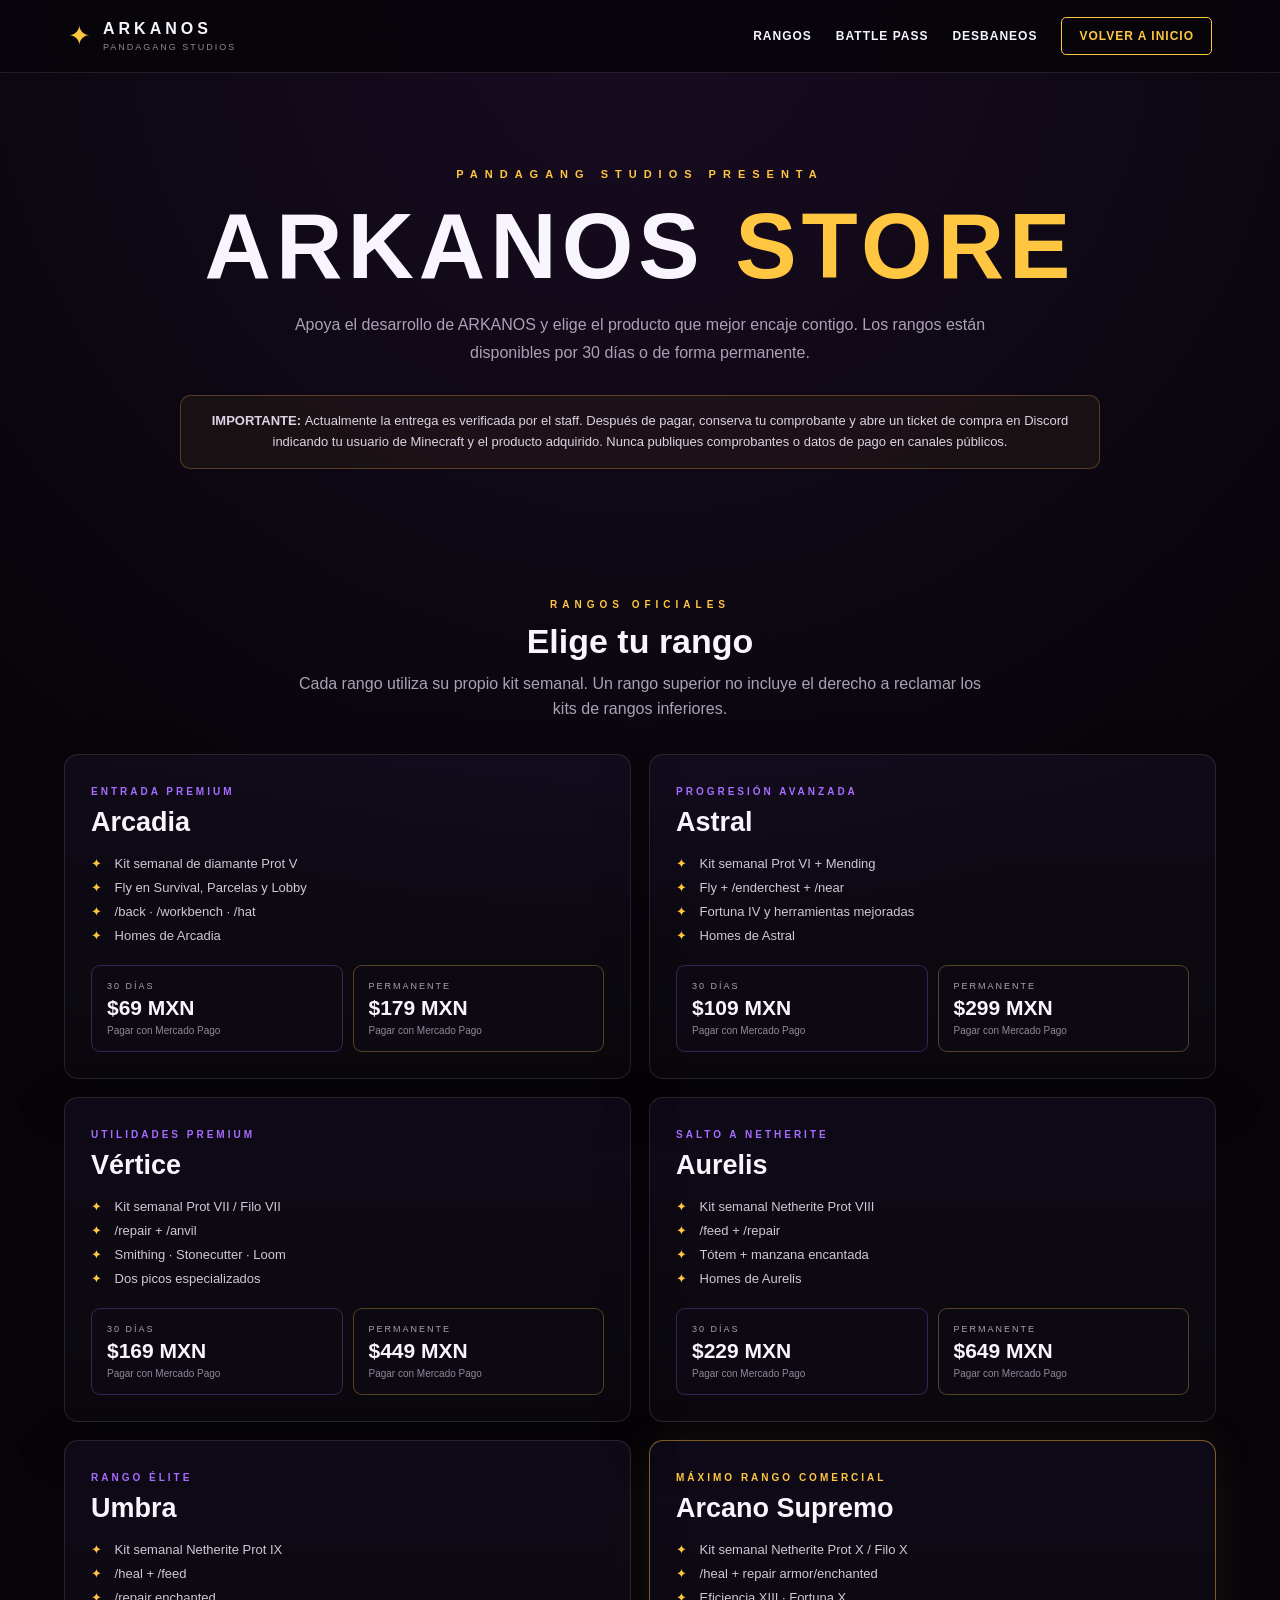
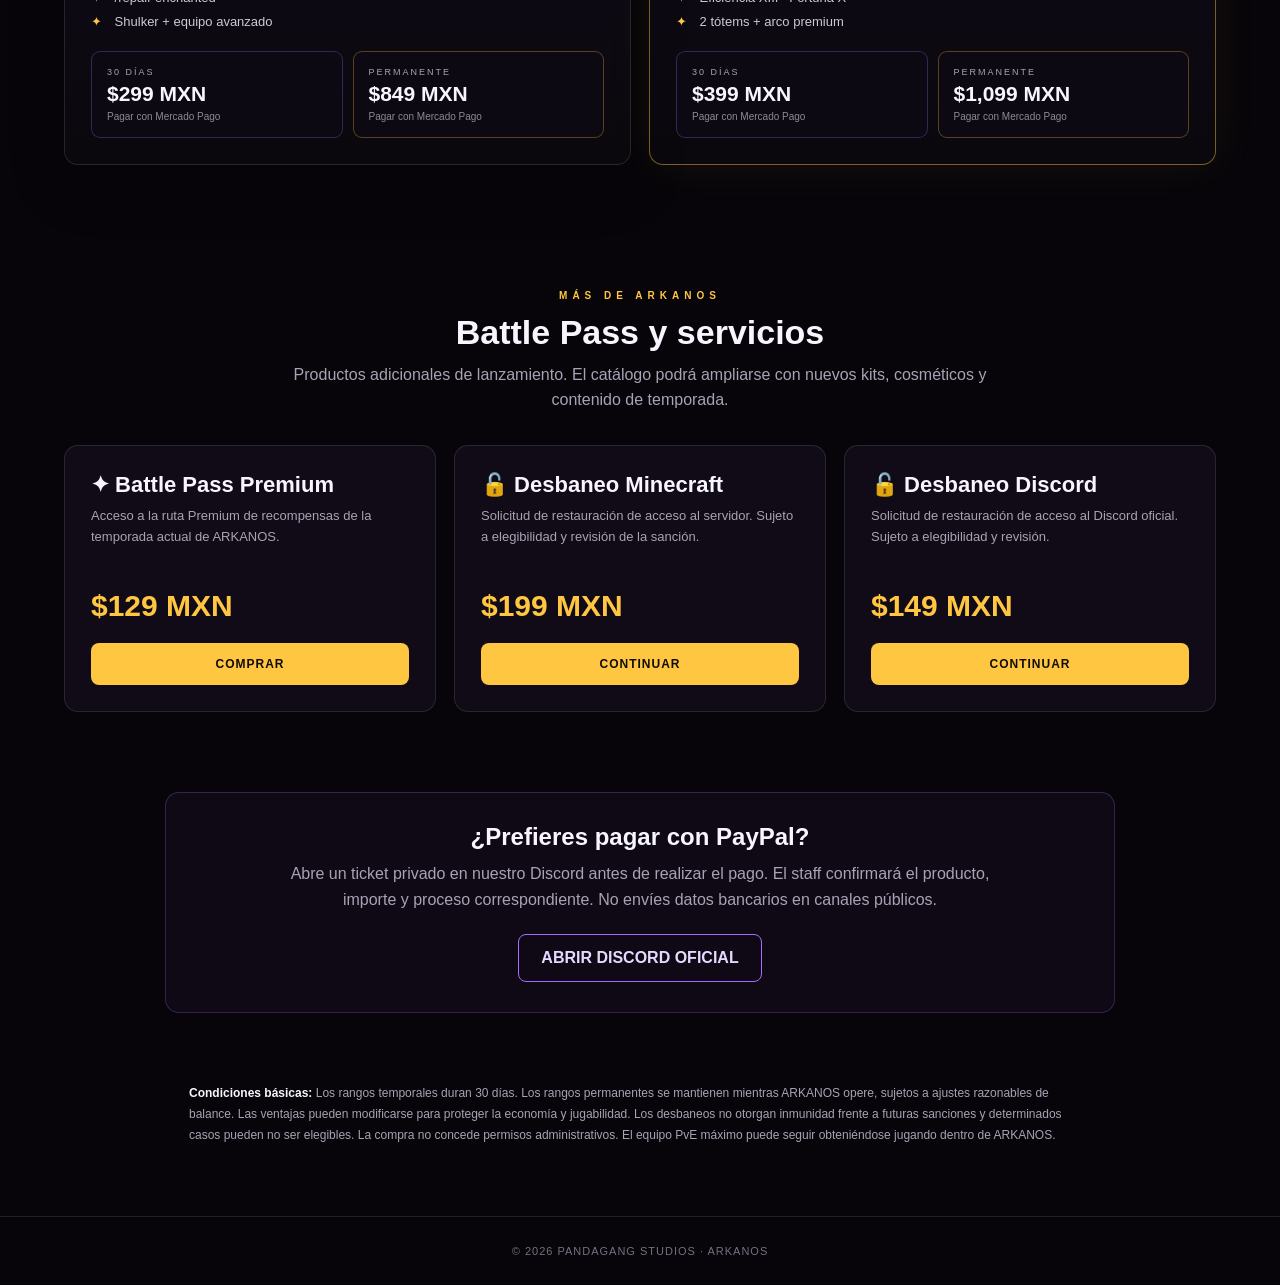
<file: tienda.html>
<!DOCTYPE html>
<html lang="es">
<head>
<meta charset="UTF-8">
<meta name="viewport" content="width=device-width,initial-scale=1.0">

<title>ARKANOS STORE | PANDAGANG STUDIOS</title>

<meta
  name="description"
  content="Tienda oficial de ARKANOS: rangos, Battle Pass Premium y servicios."
>

<style>
:root {
  --bg: #07050a;
  --panel: #100b16;
  --panel2: #15101c;
  --purple: #a66cff;
  --gold: #ffc642;
  --white: #f8f5ff;
  --muted: #aaa2b4;
  --border: rgba(255,255,255,.11);
}

* {
  box-sizing: border-box;
  margin: 0;
  padding: 0;
}

html {
  scroll-behavior: smooth;
}

body {
  font-family: Arial, Helvetica, sans-serif;
  background:
    radial-gradient(
      circle at 50% 0,
      rgba(93,38,128,.20),
      transparent 32%
    ),
    var(--bg);

  color: var(--white);
}

a {
  color: inherit;
  text-decoration: none;
}


/* =========================================================
   HEADER
========================================================= */

header {
  position: sticky;
  top: 0;
  z-index: 20;

  background: rgba(7,5,10,.93);
  backdrop-filter: blur(14px);

  border-bottom: 1px solid var(--border);
}

.nav {
  max-width: 1200px;
  height: 72px;

  margin: auto;
  padding: 0 28px;

  display: flex;
  align-items: center;
  justify-content: space-between;

  gap: 20px;
}

.brand {
  display: flex;
  align-items: center;
  gap: 12px;
}

.star {
  color: var(--gold);
  font-size: 27px;
}

.brand strong {
  letter-spacing: 4px;
}

.brand span {
  display: block;

  color: #8f8798;

  font-size: 9px;
  letter-spacing: 2px;

  margin-top: 4px;
}

nav {
  display: flex;
  gap: 24px;

  align-items: center;

  font-size: 12px;
  font-weight: 800;
  letter-spacing: 1px;
}

nav a:hover {
  color: var(--gold);
}

.home {
  border: 1px solid var(--gold);
  color: var(--gold);

  padding: 11px 17px;
  border-radius: 5px;
}


/* =========================================================
   HERO
========================================================= */

.hero {
  max-width: 1100px;

  margin: auto;

  padding: 95px 24px 65px;

  text-align: center;
}

.hero .studio {
  color: var(--gold);

  font-size: 11px;
  font-weight: 900;

  letter-spacing: 7px;
}

.hero h1 {
  font-size: clamp(48px,8vw,92px);

  letter-spacing: 5px;

  margin: 14px 0 12px;
}

.hero h1 span {
  color: var(--gold);
}

.hero p {
  max-width: 760px;

  margin: auto;

  color: var(--muted);

  line-height: 1.75;
  font-size: 16px;
}

.notice {
  max-width: 920px;

  margin: 28px auto 0;

  padding: 15px 18px;

  border: 1px solid rgba(255,198,66,.25);

  background: rgba(255,198,66,.05);

  border-radius: 10px;

  color: #ddd3e5;

  font-size: 13px;
  line-height: 1.6;
}


/* =========================================================
   SECCIONES
========================================================= */

section {
  max-width: 1200px;

  margin: auto;

  padding: 60px 24px;
}

.section-head {
  text-align: center;

  margin-bottom: 32px;
}

.section-head span {
  color: var(--gold);

  font-size: 10px;
  font-weight: 900;

  letter-spacing: 5px;
}

.section-head h2 {
  font-size: 34px;

  margin-top: 10px;
}

.section-head p {
  color: var(--muted);

  margin: 10px auto 0;

  max-width: 700px;

  line-height: 1.6;
}


/* =========================================================
   RANGOS
========================================================= */

.ranks {
  display: grid;

  grid-template-columns: repeat(2,minmax(0,1fr));

  gap: 18px;
}

.rank-card {
  background:
    linear-gradient(
      180deg,
      rgba(166,108,255,.06),
      rgba(255,255,255,.015)
    );

  border: 1px solid var(--border);

  border-radius: 14px;

  padding: 26px;

  box-shadow:
    0 18px 55px rgba(0,0,0,.22);
}

.rank-card.supreme {
  border-color: rgba(255,198,66,.45);

  box-shadow:
    0 0 45px rgba(255,198,66,.07);
}

.eyebrow {
  font-size: 10px;

  letter-spacing: 3px;

  color: var(--purple);

  font-weight: 900;

  text-transform: uppercase;
}

.supreme .eyebrow {
  color: var(--gold);
}

.rank-card h3 {
  font-size: 27px;

  margin: 8px 0 18px;
}

.rank-card ul {
  list-style: none;

  display: grid;

  gap: 9px;

  margin-bottom: 22px;

  color: #cfc8d5;

  font-size: 13px;
}

.rank-card li::before {
  content: "✦";

  color: var(--gold);

  margin-right: 9px;
}


/* =========================================================
   BOTONES DE COMPRA
========================================================= */

.buy-grid {
  display: grid;

  grid-template-columns: 1fr 1fr;

  gap: 10px;
}

.buy {
  display: flex;

  flex-direction: column;

  gap: 5px;

  padding: 15px;

  border:
    1px solid rgba(166,108,255,.28);

  background: #0d0912;

  border-radius: 9px;

  transition: .2s;
}

.buy:hover {
  transform: translateY(-2px);

  border-color: var(--purple);
}

.buy.permanent {
  border-color:
    rgba(255,198,66,.30);
}

.buy.permanent:hover {
  border-color: var(--gold);
}

.buy small {
  font-size: 9px;

  letter-spacing: 2px;

  color: var(--muted);
}

.buy strong {
  font-size: 21px;
}

.buy span {
  font-size: 10px;

  color: #8f8798;
}


/* =========================================================
   EXTRAS
========================================================= */

.extras {
  display: grid;

  grid-template-columns: repeat(3,1fr);

  gap: 18px;
}

.extra {
  background: var(--panel);

  border: 1px solid var(--border);

  border-radius: 14px;

  padding: 26px;
}

.extra h3 {
  font-size: 22px;

  margin-bottom: 8px;
}

.extra p {
  color: var(--muted);

  line-height: 1.6;

  font-size: 13px;

  min-height: 63px;
}

.price {
  font-size: 30px;

  font-weight: 900;

  margin: 20px 0;

  color: var(--gold);
}

.cta {
  display: block;

  text-align: center;

  padding: 14px;

  border-radius: 8px;

  background: var(--gold);

  color: #120d07;

  font-weight: 900;

  font-size: 12px;

  letter-spacing: 1px;
}


/* =========================================================
   PAYPAL
========================================================= */

.paypal {
  max-width: 950px;

  margin: 20px auto 70px;

  padding: 30px;

  border:
    1px solid rgba(166,108,255,.25);

  background:
    rgba(166,108,255,.05);

  border-radius: 14px;

  text-align: center;
}

.paypal h3 {
  font-size: 24px;
}

.paypal p {
  color: var(--muted);

  line-height: 1.65;

  margin: 10px auto 20px;

  max-width: 720px;
}

.discord {
  display: inline-block;

  padding: 14px 22px;

  border: 1px solid var(--purple);

  color: #e6d9ff;

  border-radius: 8px;

  font-weight: 900;
}


/* =========================================================
   CONDICIONES
========================================================= */

.rules {
  max-width: 950px;

  margin: auto;

  padding: 0 24px 70px;

  color: var(--muted);

  font-size: 12px;

  line-height: 1.75;
}

.rules strong {
  color: var(--white);
}


/* =========================================================
   FOOTER
========================================================= */

footer {
  border-top:
    1px solid var(--border);

  text-align: center;

  padding: 28px;

  color: #777080;

  font-size: 11px;

  letter-spacing: 1px;
}


/* =========================================================
   RESPONSIVE
========================================================= */

@media(max-width:800px) {

  nav a:not(.home) {
    display: none;
  }

  .ranks,
  .extras {
    grid-template-columns: 1fr;
  }

  .buy-grid {
    grid-template-columns: 1fr;
  }

  .hero {
    padding-top: 70px;
  }

}
</style>
</head>


<body>


<!-- ======================================================
     HEADER
====================================================== -->

<header>

<div class="nav">

<a class="brand" href="index.html">

<div class="star">
✦
</div>

<div>

<strong>
ARKANOS
</strong>

<span>
PANDAGANG STUDIOS
</span>

</div>

</a>


<nav>

<a href="#rangos">
RANGOS
</a>

<a href="#extras">
BATTLE PASS
</a>

<a href="#extras">
DESBANEOS
</a>

<a
class="home"
href="index.html"
>
VOLVER A INICIO
</a>

</nav>

</div>

</header>



<main>


<!-- ======================================================
     HERO
====================================================== -->

<div class="hero">

<div class="studio">
PANDAGANG STUDIOS PRESENTA
</div>

<h1>
ARKANOS <span>STORE</span>
</h1>

<p>
Apoya el desarrollo de ARKANOS y elige el producto que
mejor encaje contigo. Los rangos están disponibles por
30 días o de forma permanente.
</p>


<div class="notice">

<strong>
IMPORTANTE:
</strong>

Actualmente la entrega es verificada por el staff.

Después de pagar, conserva tu comprobante y abre un
ticket de compra en Discord indicando tu usuario de
Minecraft y el producto adquirido.

Nunca publiques comprobantes o datos de pago en
canales públicos.

</div>

</div>



<!-- ======================================================
     RANGOS
====================================================== -->

<section id="rangos">


<div class="section-head">

<span>
RANGOS OFICIALES
</span>

<h2>
Elige tu rango
</h2>

<p>
Cada rango utiliza su propio kit semanal.
Un rango superior no incluye el derecho a reclamar
los kits de rangos inferiores.
</p>

</div>


<div class="ranks">


<!-- ======================================================
     ARCADIA
====================================================== -->

<article class="rank-card">

<div class="rank-top">

<span class="eyebrow">
Entrada premium
</span>

<h3>
Arcadia
</h3>

</div>


<ul>

<li>
Kit semanal de diamante Prot V
</li>

<li>
Fly en Survival, Parcelas y Lobby
</li>

<li>
/back · /workbench · /hat
</li>

<li>
Homes de Arcadia
</li>

</ul>


<div class="buy-grid">


<a
class="buy"
href="https://mpago.la/21zDyCb"
target="_blank"
rel="noopener"
>

<small>
30 DÍAS
</small>

<strong>
$69 MXN
</strong>

<span>
Pagar con Mercado Pago
</span>

</a>


<a
class="buy permanent"
href="https://mpago.la/2fCuN1x"
target="_blank"
rel="noopener"
>

<small>
PERMANENTE
</small>

<strong>
$179 MXN
</strong>

<span>
Pagar con Mercado Pago
</span>

</a>


</div>

</article>



<!-- ======================================================
     ASTRAL
====================================================== -->

<article class="rank-card">

<div class="rank-top">

<span class="eyebrow">
Progresión avanzada
</span>

<h3>
Astral
</h3>

</div>


<ul>

<li>
Kit semanal Prot VI + Mending
</li>

<li>
Fly + /enderchest + /near
</li>

<li>
Fortuna IV y herramientas mejoradas
</li>

<li>
Homes de Astral
</li>

</ul>


<div class="buy-grid">


<a
class="buy"
href="https://mpago.la/1iwPChA"
target="_blank"
rel="noopener"
>

<small>
30 DÍAS
</small>

<strong>
$109 MXN
</strong>

<span>
Pagar con Mercado Pago
</span>

</a>


<a
class="buy permanent"
href="https://mpago.la/1xjhJTP"
target="_blank"
rel="noopener"
>

<small>
PERMANENTE
</small>

<strong>
$299 MXN
</strong>

<span>
Pagar con Mercado Pago
</span>

</a>


</div>

</article>



<!-- ======================================================
     VÉRTICE
====================================================== -->

<article class="rank-card">

<div class="rank-top">

<span class="eyebrow">
Utilidades premium
</span>

<h3>
Vértice
</h3>

</div>


<ul>

<li>
Kit semanal Prot VII / Filo VII
</li>

<li>
/repair + /anvil
</li>

<li>
Smithing · Stonecutter · Loom
</li>

<li>
Dos picos especializados
</li>

</ul>


<div class="buy-grid">


<a
class="buy"
href="https://mpago.la/2539ACq"
target="_blank"
rel="noopener"
>

<small>
30 DÍAS
</small>

<strong>
$169 MXN
</strong>

<span>
Pagar con Mercado Pago
</span>

</a>


<a
class="buy permanent"
href="https://mpago.la/21iy3fw"
target="_blank"
rel="noopener"
>

<small>
PERMANENTE
</small>

<strong>
$449 MXN
</strong>

<span>
Pagar con Mercado Pago
</span>

</a>


</div>

</article>



<!-- ======================================================
     AURELIS
====================================================== -->

<article class="rank-card">

<div class="rank-top">

<span class="eyebrow">
Salto a Netherite
</span>

<h3>
Aurelis
</h3>

</div>


<ul>

<li>
Kit semanal Netherite Prot VIII
</li>

<li>
/feed + /repair
</li>

<li>
Tótem + manzana encantada
</li>

<li>
Homes de Aurelis
</li>

</ul>


<div class="buy-grid">


<a
class="buy"
href="https://mpago.la/2EWMJ6R"
target="_blank"
rel="noopener"
>

<small>
30 DÍAS
</small>

<strong>
$229 MXN
</strong>

<span>
Pagar con Mercado Pago
</span>

</a>


<a
class="buy permanent"
href="https://mpago.la/24KZ9oJ"
target="_blank"
rel="noopener"
>

<small>
PERMANENTE
</small>

<strong>
$649 MXN
</strong>

<span>
Pagar con Mercado Pago
</span>

</a>


</div>

</article>



<!-- ======================================================
     UMBRA
====================================================== -->

<article class="rank-card">

<div class="rank-top">

<span class="eyebrow">
Rango élite
</span>

<h3>
Umbra
</h3>

</div>


<ul>

<li>
Kit semanal Netherite Prot IX
</li>

<li>
/heal + /feed
</li>

<li>
/repair enchanted
</li>

<li>
Shulker + equipo avanzado
</li>

</ul>


<div class="buy-grid">


<a
class="buy"
href="https://mpago.la/1DkpTtU"
target="_blank"
rel="noopener"
>

<small>
30 DÍAS
</small>

<strong>
$299 MXN
</strong>

<span>
Pagar con Mercado Pago
</span>

</a>


<a
class="buy permanent"
href="https://mpago.la/1jRB5v7"
target="_blank"
rel="noopener"
>

<small>
PERMANENTE
</small>

<strong>
$849 MXN
</strong>

<span>
Pagar con Mercado Pago
</span>

</a>


</div>

</article>



<!-- ======================================================
     ARCANO SUPREMO
====================================================== -->

<article class="rank-card supreme">

<div class="rank-top">

<span class="eyebrow">
Máximo rango comercial
</span>

<h3>
Arcano Supremo
</h3>

</div>


<ul>

<li>
Kit semanal Netherite Prot X / Filo X
</li>

<li>
/heal + repair armor/enchanted
</li>

<li>
Eficiencia XIII · Fortuna X
</li>

<li>
2 tótems + arco premium
</li>

</ul>


<div class="buy-grid">


<a
class="buy"
href="https://mpago.la/29ZCQPP"
target="_blank"
rel="noopener"
>

<small>
30 DÍAS
</small>

<strong>
$399 MXN
</strong>

<span>
Pagar con Mercado Pago
</span>

</a>


<a
class="buy permanent"
href="https://mpago.la/1Lhdd5p"
target="_blank"
rel="noopener"
>

<small>
PERMANENTE
</small>

<strong>
$1,099 MXN
</strong>

<span>
Pagar con Mercado Pago
</span>

</a>


</div>

</article>


</div>

</section>



<!-- ======================================================
     BATTLE PASS + DESBANEOS
====================================================== -->

<section id="extras">


<div class="section-head">

<span>
MÁS DE ARKANOS
</span>

<h2>
Battle Pass y servicios
</h2>

<p>
Productos adicionales de lanzamiento.
El catálogo podrá ampliarse con nuevos kits,
cosméticos y contenido de temporada.
</p>

</div>



<div class="extras">


<!-- BATTLE PASS -->

<article class="extra">

<h3>
✦ Battle Pass Premium
</h3>

<p>
Acceso a la ruta Premium de recompensas
de la temporada actual de ARKANOS.
</p>

<div class="price">
$129 MXN
</div>

<a
class="cta"
href="https://mpago.la/2TCcx18"
target="_blank"
rel="noopener"
>
COMPRAR
</a>

</article>



<!-- DESBAN MINECRAFT -->

<article class="extra">

<h3>
🔓 Desbaneo Minecraft
</h3>

<p>
Solicitud de restauración de acceso al servidor.
Sujeto a elegibilidad y revisión de la sanción.
</p>

<div class="price">
$199 MXN
</div>

<a
class="cta"
href="https://mpago.la/1J2jATJ"
target="_blank"
rel="noopener"
>
CONTINUAR
</a>

</article>



<!-- DESBAN DISCORD -->

<article class="extra">

<h3>
🔓 Desbaneo Discord
</h3>

<p>
Solicitud de restauración de acceso al Discord oficial.
Sujeto a elegibilidad y revisión.
</p>

<div class="price">
$149 MXN
</div>

<a
class="cta"
href="https://mpago.la/2WqZt7U"
target="_blank"
rel="noopener"
>
CONTINUAR
</a>

</article>


</div>

</section>



<!-- ======================================================
     PAYPAL
====================================================== -->

<div class="paypal">

<h3>
¿Prefieres pagar con PayPal?
</h3>

<p>
Abre un ticket privado en nuestro Discord antes
de realizar el pago.

El staff confirmará el producto, importe y proceso
correspondiente.

No envíes datos bancarios en canales públicos.
</p>


<a
class="discord"
href="https://discord.gg/63b8Gk6kn2"
target="_blank"
rel="noopener"
>
ABRIR DISCORD OFICIAL
</a>

</div>



<!-- ======================================================
     CONDICIONES
====================================================== -->

<div class="rules">

<strong>
Condiciones básicas:
</strong>

Los rangos temporales duran 30 días.

Los rangos permanentes se mantienen mientras
ARKANOS opere, sujetos a ajustes razonables de balance.

Las ventajas pueden modificarse para proteger
la economía y jugabilidad.

Los desbaneos no otorgan inmunidad frente a futuras
sanciones y determinados casos pueden no ser elegibles.

La compra no concede permisos administrativos.

El equipo PvE máximo puede seguir obteniéndose
jugando dentro de ARKANOS.

</div>


</main>



<!-- ======================================================
     FOOTER
====================================================== -->

<footer>

© 2026 PANDAGANG STUDIOS · ARKANOS

</footer>


</body>
</html>
</file>
